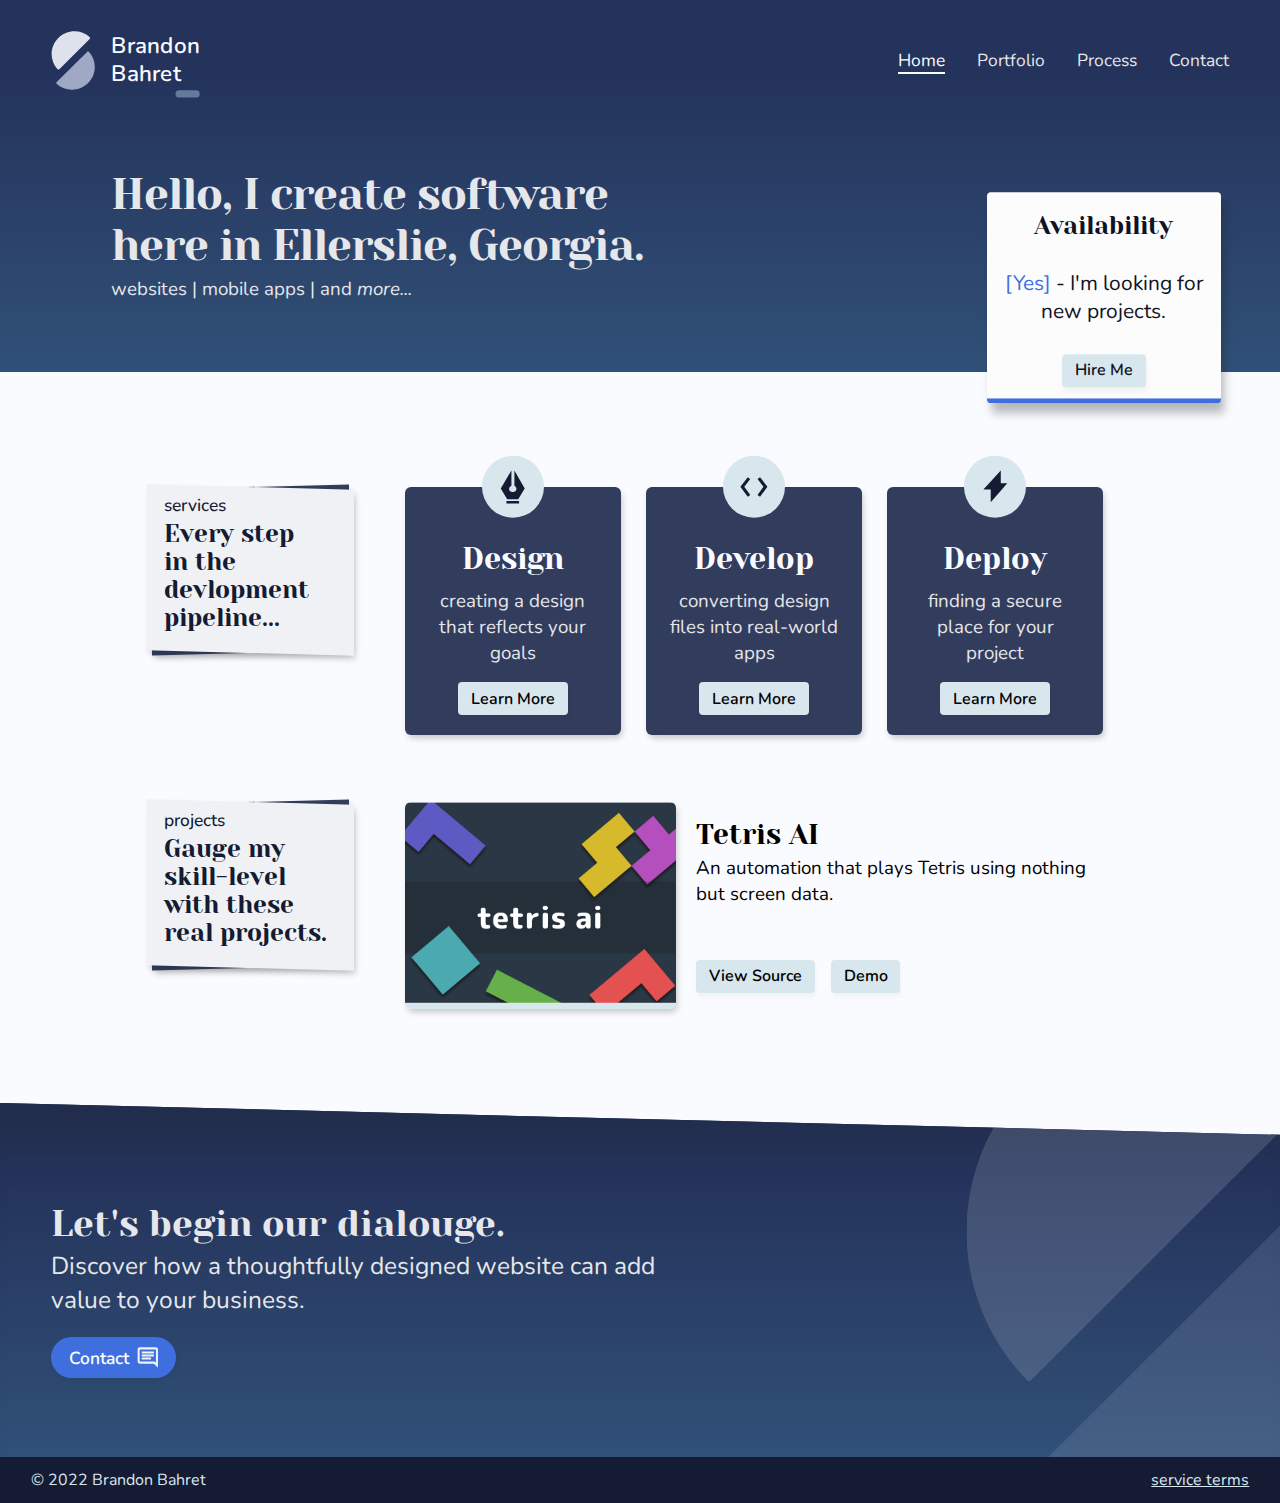
<file: index.html>
<!DOCTYPE html>
<html lang="en" data-js-enabled="false">
<head>
    <meta charset="UTF-8">
    <meta http-equiv="X-UA-Compatible" content="IE=edge">
    <meta name="viewport" content="width=device-width, initial-scale=1.0">
    <link rel="icon" type="image/x-icon" href="./assets/images/favicon.svg">

    <title>portfolio</title>
    <link rel="stylesheet" href="./css/main.css">
    <script src="./scripts/css-helpers.js" defer></script>
</head>
<body>
    <a class="content-skip" href="#main">skip to main content</a>
    
    <header class="heading-primary">
        <img class="logo-mark" src="./assets/images/logo.svg" alt="">
        <div class="logo-wordmark">
            <p>Brandon</p>
            <p>Bahret</p>
        </div>
        <img class="logo-anchor" src="./assets/images/logo-anchor.svg" alt="">

        <button class="menu-toggle" aria-controls="primary-navigation" aria-expanded="false"><span class="sr-only">menu</span></button>
        <nav data-visible="false" data-animate="false" class="primary-navigation">
            <ul>
                <li><a aria-selected="true" href="index.html">Home</a></li>
                <li><a aria-selected="false" href="#portfolio">Portfolio</a></li>
                <li><a aria-selected="false" href="process.html">Process</a></li>
                <li><a aria-selected="false" href="contact.html">Contact</a></li>
            </ul>
        </nav>

        <div class="header__desc">
            <h1 class="header__title">Hello, I create software here in <address>Ellerslie, Georgia.</address></h1>
            <p>websites | mobile apps | and <em>more...</em></p>
        </div>
        
        <div class="heading-badge">
            <h3 class="heading-badge__title">Availability</h3>
            <p><em>[Yes]</em> - I'm looking for new projects.</p>
            <a class="btn-flat" href="contact.html">hire me</a>
        </div>
    </header>

    <main id="main" class="main-content">
        <div class="container main-grid">
            <!-- === services ===  -->
            <div class="side-heading">
                <h3 class="side-heading__title">services</h3>
                <p>Every step <span class="wrap-avoid">in the</span> devlopment pipeline...</p>
            </div>

            <section class="services">
                <a class="service-card phone-only" href="process.html">
                    <div class="service__icon"><img src="./assets/images/bolt.svg" alt=""></div>
                    <div class="service__desc">
                        <h3 class="service__title">process</h3>
                        <p>learn about my development process in this article</p>
                    </div>
                </a>

                <div class="service-card tablet-and-up">
                    <div class="service__icon"><img src="./assets/images/pen.svg" alt=""></div>
                    <div class="service__desc">
                        <h3 class="service__title">design</h3>
                        <p>creating a design that reflects your goals</p>
                    </div>
                    <a class="btn-flat" href="process.html#design">learn more</a>
                </div>
                
                <div class="service-card tablet-and-up">
                    <div class="service__icon"><img src="./assets/images/code.svg" alt=""></div>
                    <div class="service__desc">
                        <h3 class="service__title">develop</h3>
                        <p>converting design files into real-world apps</p>
                    </div>
                    <a class="btn-flat" href="process.html#develop">learn more</a>
                </div>
                
                <div class="service-card tablet-and-up">
                    <div class="service__icon"><img src="./assets/images/bolt.svg" alt=""></div>
                    <div class="service__desc">
                        <h3 class="service__title">deploy</h3>
                        <p>finding a secure place for your project</p>
                    </div>
                    <a class="btn-flat" href="process.html#deploy">learn more</a>
                </div>
            </section>
            <!-- / === services ===  -->


            <!-- === projects ===  -->
            <div class="side-heading">
                <h3 class="side-heading__title">projects</h3>
                <p>Gauge my <span class="wrap-avoid">skill-level</span> with these real projects.</p>
            </div>

            <section id="portfolio" class="projects col">
                <div class="project-card">
                    <img class="project__img" src="./assets/images/project-tetris.png" alt="">
                    <div class="project__desc">
                        <h2>Tetris AI</h2>
                        <p>
                            An automation that plays Tetris using nothing but
                            screen data.
                        </p>
                    </div>
                    <span class="project__actions row">
                        <a class="btn-flat" href="https://github.com/BrandonBahret/tetris_ai" target="_blank">view source</a>
                        <a class="btn-flat" href="https://www.youtube.com/watch?v=-Bys0PalZb8" target="_blank">demo</a>
                    </span>
                </div>

                <!-- <div class="project-card">
                    <img class="project__img" src="./assets/images/project-placeholder.png" alt="">
                    <div class="project__desc">
                        <h2>Project Name</h2>
                        <p>Lorem ipsum dolor sit amet consectetur, adipisicing elit. Et, eaque!</p>
                    </div>
                    <span class="project__actions row">
                        <a class="btn-flat" href="#">view source</a>
                        <a class="btn-flat" href="#">demo</a>
                    </span>
                </div>

                <div class="project-card">
                    <img class="project__img" src="./assets/images/project-placeholder.png" alt="">
                    <div class="project__desc">
                        <h2>Project Name</h2>
                        <p>Lorem ipsum dolor sit amet consectetur, adipisicing elit. Et, eaque!</p>
                    </div>
                    <span class="project__actions row">
                        <a class="btn-flat" href="#">view source</a>
                        <a class="btn-flat" href="#">demo</a>
                    </span>
                </div> -->

            </section>
            <!-- / === projects ===  -->
        </div>
    </main>
    
    <footer>
        <div class="footer">
            <div class="footer__desc">
                <h2 class="footer_title">Let's begin our dialouge.</h2>
                <p>Discover how a thoughtfully designed website can add value to your business.</p>
            </div>
            <a class="footer__cta btn-pill" href="contact.html">Contact <img src="./assets/images/dialog.svg" alt=""></a>
            <div class="watermark"><img src="./assets/images/logo-watermark.svg" alt="" draggable="false"></div>
        </div>

        <div class="subfooter">
            <p>© 2022 Brandon Bahret</p>
            <span class="subfooter__links">
                <a href="terms.html">service terms</a>
            </span>
        </div>
    </footer>
</body>
</html>
</file>
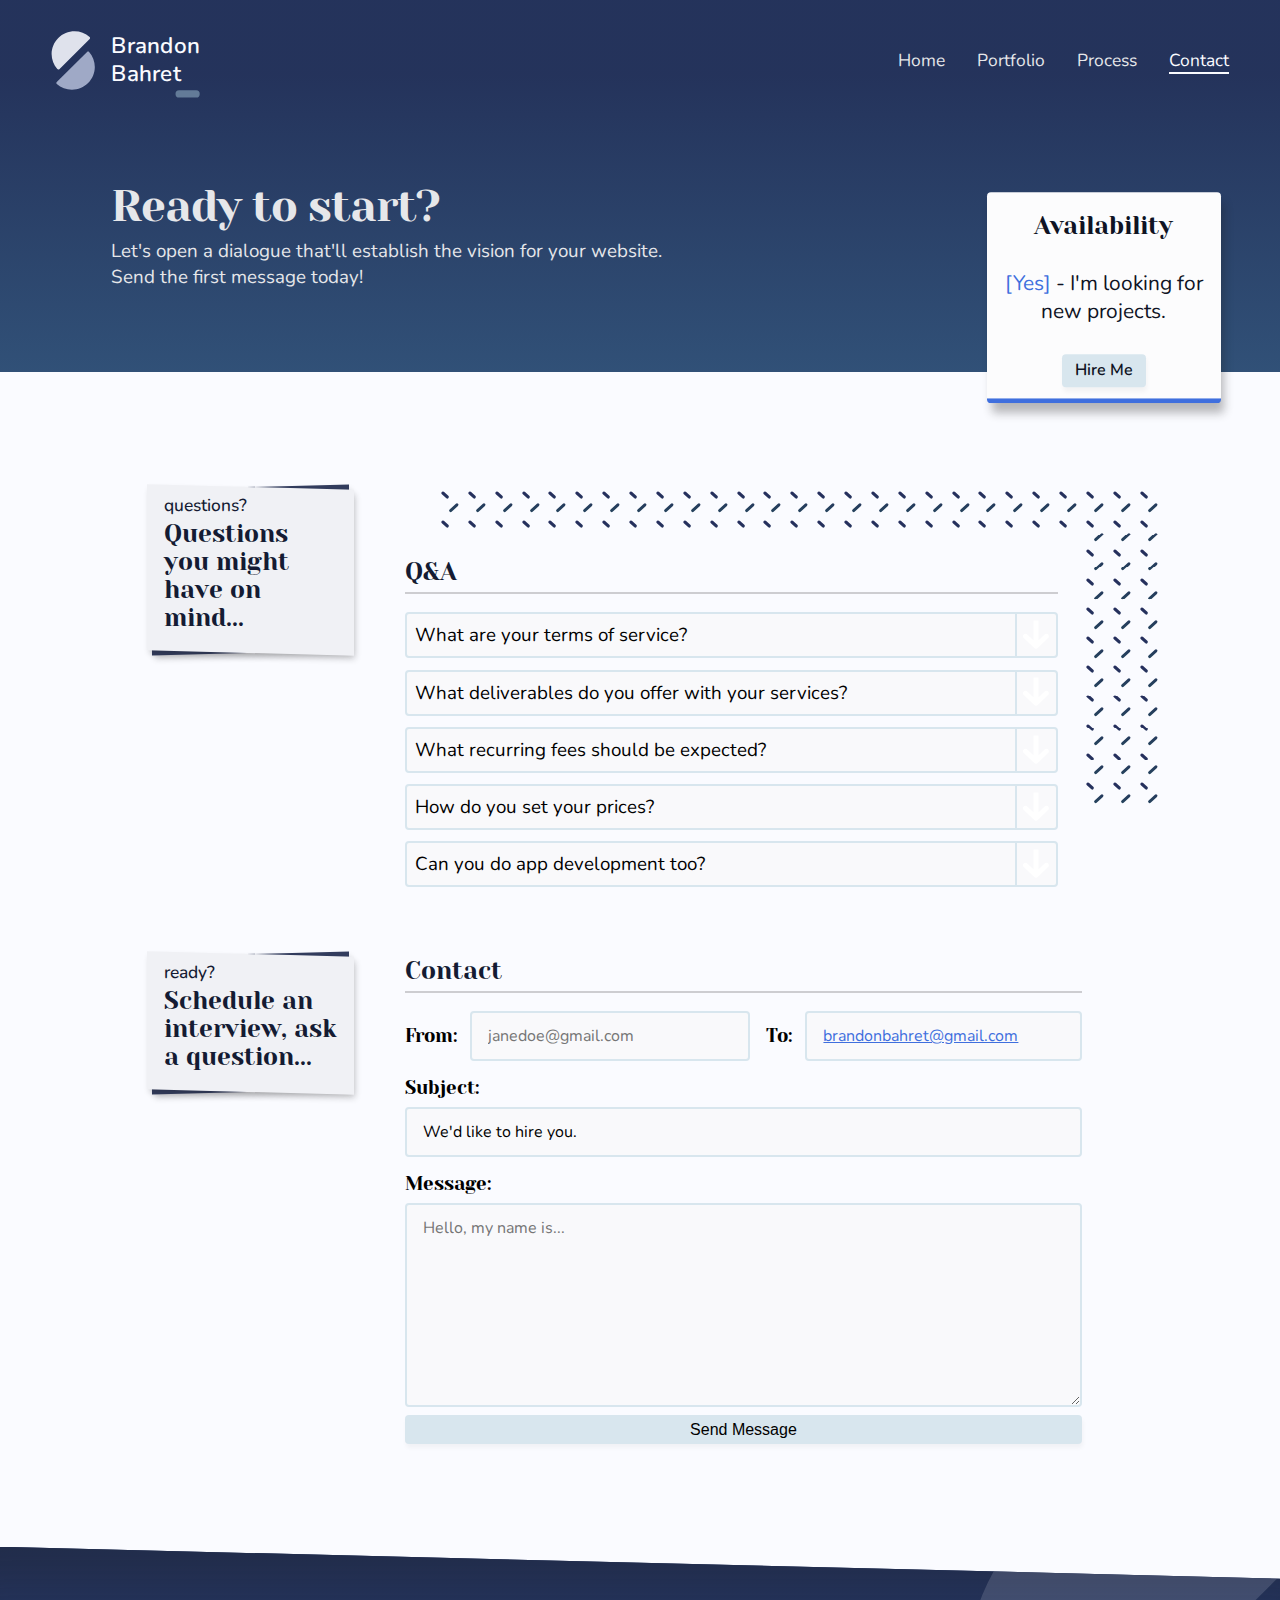
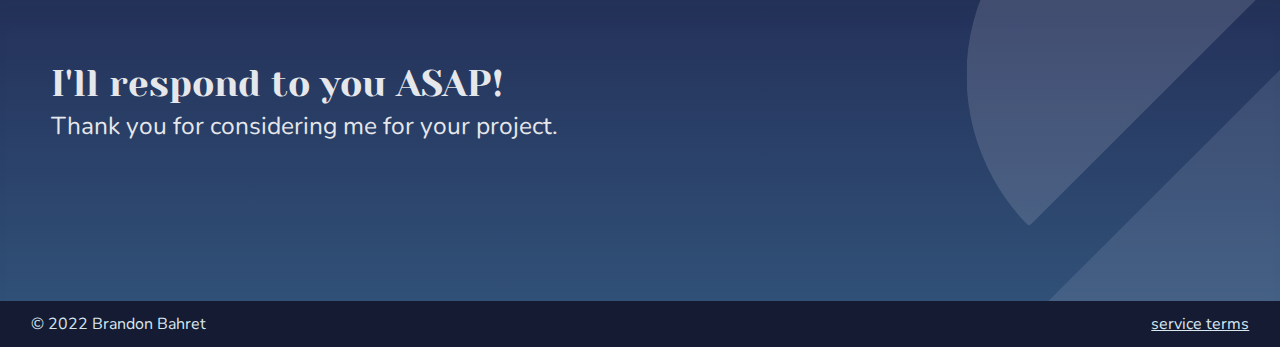
<file: contact.html>
<!DOCTYPE html>
<html lang="en" data-js-enabled="false">
<head>
    <meta charset="UTF-8">
    <meta http-equiv="X-UA-Compatible" content="IE=edge">
    <meta name="viewport" content="width=device-width, initial-scale=1.0">
    <link rel="icon" type="image/x-icon" href="./assets/images/favicon.svg">
    
    <title>contact</title>
    <link rel="stylesheet" href="./css/main.css">
    <script src="./scripts/css-helpers.js" defer></script>
    <script src="./scripts/accordion.js" defer></script>
    <script src="./scripts/contact-form.js" defer></script>
</head>
<body>
    <a class="content-skip" href="#main">skip to main content</a>

    <header class="heading-primary">
        <img class="logo-mark" src="./assets/images/logo.svg" alt="">
        <div class="logo-wordmark">
            <p>Brandon</p>
            <p>Bahret</p>
        </div>
        <img class="logo-anchor" src="./assets/images/logo-anchor.svg" alt="">

        <button class="menu-toggle" aria-controls="primary-navigation" aria-expanded="false"><span class="sr-only">menu</span></button>
        <nav data-visible="false" data-animate="false" class="primary-navigation">
            <ul>
                <li><a aria-selected="false" href="index.html">Home</a></li>
                <li><a aria-selected="false" href="index.html#portfolio">Portfolio</a></li>
                <li><a aria-selected="false" href="process.html">Process</a></li>
                <li><a aria-selected="true" href="contact.html#form">Contact</a></li>
            </ul>
        </nav>

        <div class="header__desc">
            <h1 class="header__title">Ready to start?</h1>
            <p>Let's open a dialogue that'll establish the vision for your website. Send the first message today!</p>
        </div>
        
        <div class="heading-badge">
            <h3 class="heading-badge__title">Availability</h3>
            <p><em>[Yes]</em> - I'm looking for new projects.</p>
            <a class="btn-flat" href="contact.html#form">hire me</a>
        </div>
    </header>

    <main id="main" class="main-content">
        <div class="container main-grid">
            <div class="side-heading">
                <h3 class="side-heading__title">questions?</h3>
                <p>Questions you might have on mind...</p>
            </div>
    
            <section class="col qna" style="--col-gap: 0;">
                <h2 class="section-heading"><span class="section__title uppercase">Q&A</span></h2>
                
                <div class="accordion">
                    <div aria-expanded="false" class="accordion-item">
                        <div class="ai-hint" role="button"><p>What are your terms of service?</p></div>
                        <div class="ai-reveal"><p>The terms that will apply to our project are found <a href="terms.html">here</a>.</p></div>
                    </div>
    
                    <div aria-expanded="false" class="accordion-item">
                        <div class="ai-hint" role="button"><p>What deliverables do you offer with your services?</p></div>
                        <div class="ai-reveal">
                            <ul class="indent" style="--indent: 2rem;">
                                <li>Instructions for managing the project's content</li>
                                <li>Project deployment & setup</li>
                                <li>Project source files and media assets</li>
                                <li>Project design files</li>
                            </ul>
                        </div>
                    </div>
    
                    <div aria-expanded="false" class="accordion-item">
                        <div class="ai-hint" role="button"><p>What recurring fees should be expected?</p></div>
                        <div class="ai-reveal">
                            <div class="article-segment">
                                <p>Web design and development services require a one-time fee; however, every website requires a recurring variable budget for things like hosting, domain registration, security certificates.</p>
    
                                <p>These annual fees are not determined by me, and instead determined by the selected vendors. As such, estimates are a case-by-case basis.</p>
    
                                <p>Expect annual fees to be <em>at least $100/year</em>.</p>
                            </div>
                        </div>
                    </div>
    
                    <div aria-expanded="false" class="accordion-item">
                        <div class="ai-hint" role="button"><p>How do you set your prices?</p></div>
                        <div class="ai-reveal">
                            <div class="article-segment">
                                <p>Per project; never per hour. Hourly jobs leave everyone stressed. You wouldn't want to pay more for a project because it's taking longer than anticipated, so don't! You're paying for software, not the development time that goes into it.</p>
                                
                                <p><em>most projects: $200</em> - contact me for an estimate.</p>
                            </div>
                        </div>
                    </div>

                    <div aria-expanded="false" class="accordion-item">
                        <div class="ai-hint" role="button"><p>Can you do app development too?</p></div>
                        <div class="ai-reveal">
                            <div class="article-segment">
                                <p>Yes; however, I can't build applications for Apple devices. Apple forces developers to buy their computers (which I cannot afford) to make software for their devices.</p>
                            </div>
                        </div>
                    </div>
                </div>
            </section>
    
            <div class="side-heading">
                <h3 class="side-heading__title">ready?</h3>
                <p>Schedule an interview, ask a question...</p>
            </div>
    
            <section id="form" class="article-segment-group">
                <h2 class="section-heading"><span class="section__title">Contact</span></h2>
    
                <form id="contact-form" class="col form article-segment-group" action="https://formsubmit.co/e4d8df7b53ce4a01435235ea85ab18c0" method="POST">
                    <input type="hidden" name="_subject" value="Web Development Inquiry">
                    <input type="hidden" name="_captcha" value="false">
                    <input type="hidden" name="_next" value="https://rad-moxie-7683e2.netlify.app/thankyou.html">
                    <input type="hidden" name="_template" value="box">
                    <input type="text" name="_honey" style="display:none">
    
                    <div class="responsive-row">
                        <div class="form-group inline-label">
                            <label for="email">From: </label>
                            <input type="email" id="email" name="email" autocomplete="on" placeholder="janedoe@gmail.com">
                        </div>
                        <div class="form-group inline-label">
                            <label>To: </label>
                            <div class="pseudo-form-element"><a href="mailto:brandonbahret@gmail.com" target="_blank">brandonbahret@gmail.com</a></div>
                        </div>
                    </div>
    
                    <div class="form-group">
                        <label for="_subject">Subject:</label>
                        <input type="input" name="_subject" value="We'd like to hire you." placeholder="We would like...">
                    </div>
    
                    <div class="form-group">
                        <label for="message">Message:</label>
                        <textarea type="text" id="message" name="message" placeholder="Hello, my name is..." rows="8"></textarea>
                        <button class="btn-flat" type="submit">send message</button>
                    </div>
                </form>
            </section>
            
        </div>
    </main>

    <footer>
        <div class="footer">
            <div class="footer__desc">
                <h2 class="footer_title">I'll respond to you ASAP!</h2>
                <p>Thank you for considering me for your project.</p>
            </div>
            
            <div class="watermark"><img src="./assets/images/logo-watermark.svg" alt="" draggable="false"></div>
        </div>
        <div class="subfooter">
            <p>© 2022 Brandon Bahret</p>
            <span class="subfooter__links">
                <a href="terms.html">service terms</a>
            </span>
        </div>
    </footer>
</body>
</html>
</file>
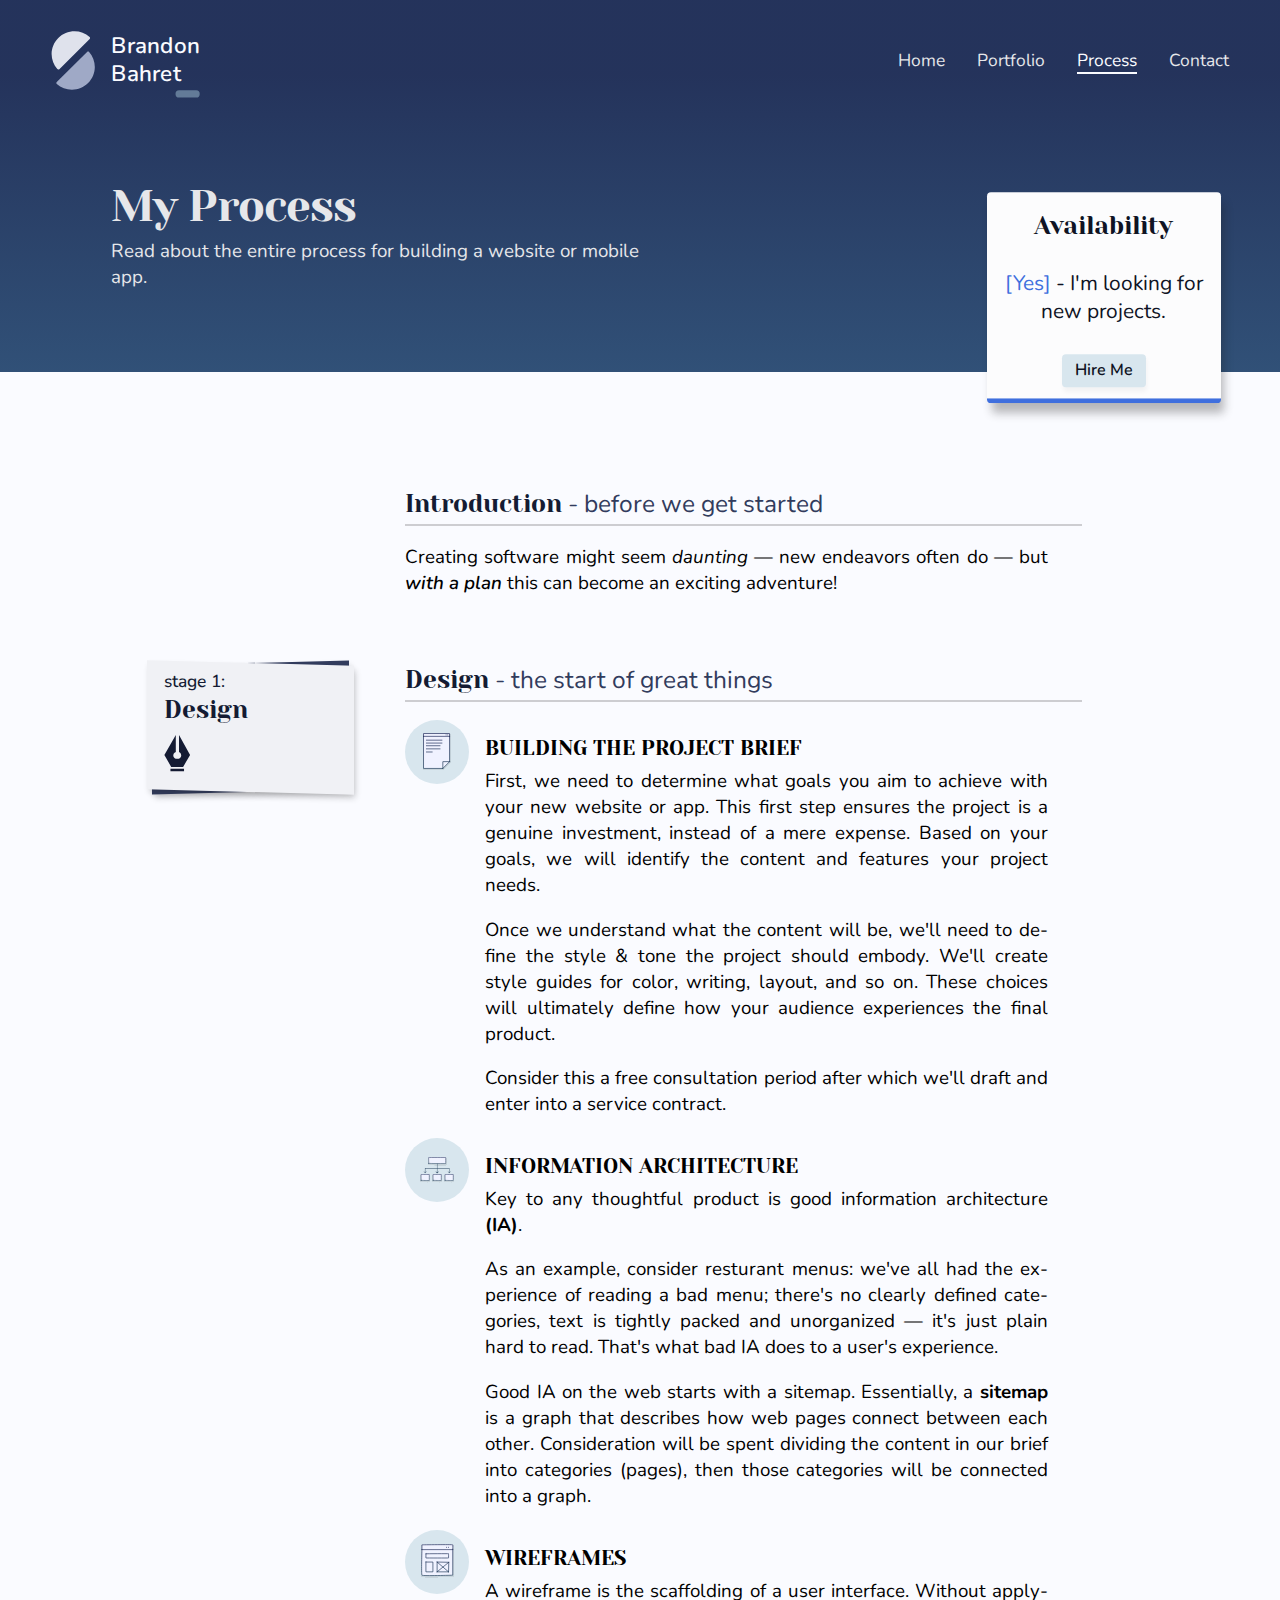
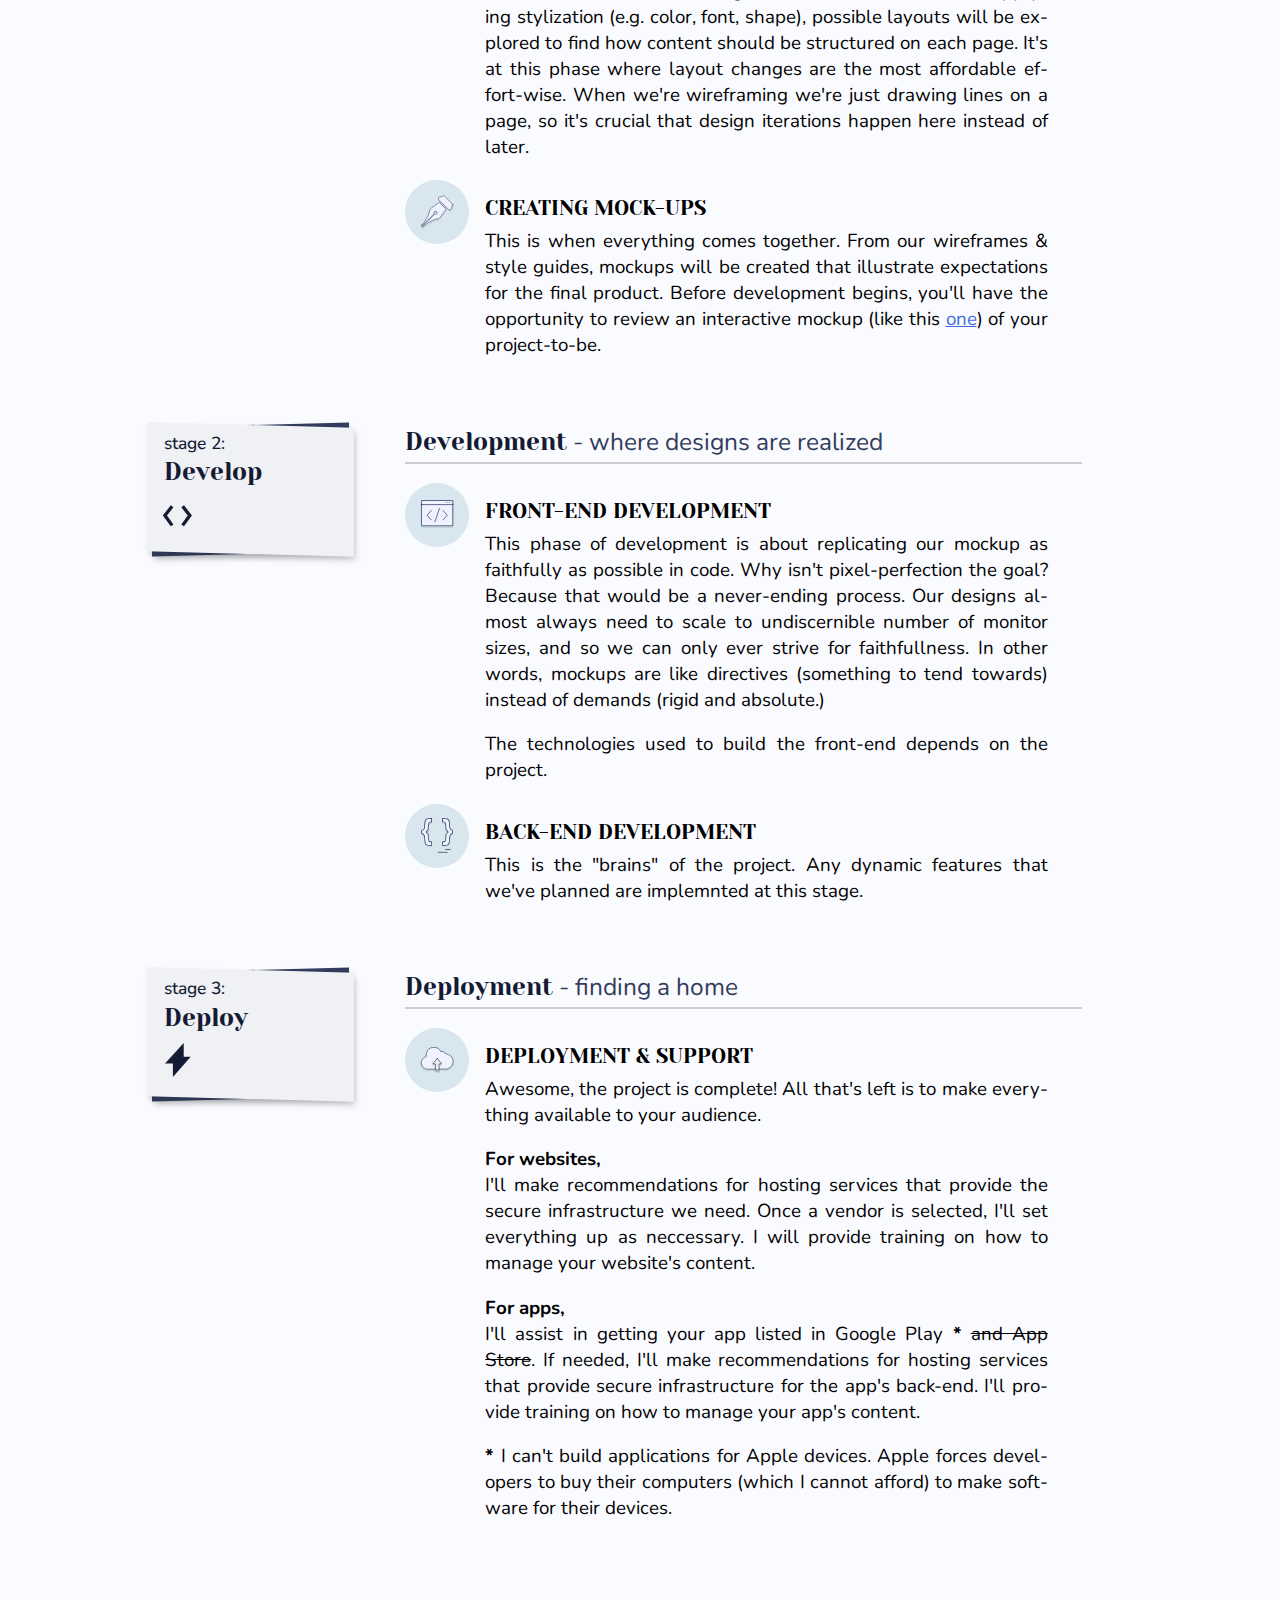
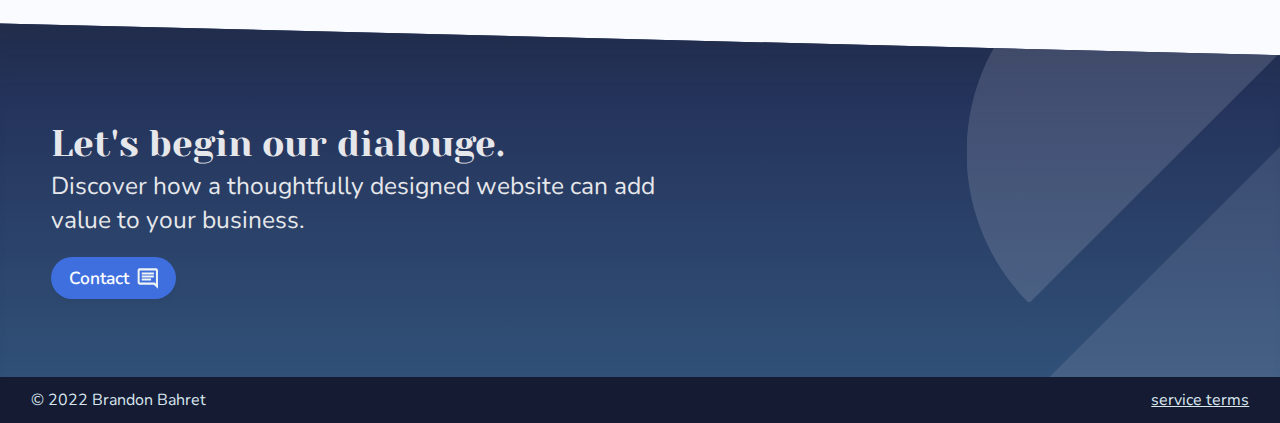
<file: process.html>
<!DOCTYPE html>
<html lang="en" data-js-enabled="false">
<head>
    <meta charset="UTF-8">
    <meta http-equiv="X-UA-Compatible" content="IE=edge">
    <meta name="viewport" content="width=device-width, initial-scale=1.0">
    <link rel="icon" type="image/x-icon" href="./assets/images/favicon.svg">

    <title>process</title>
    <link rel="stylesheet" href="./css/main.css">
    <script src="./scripts/css-helpers.js" defer></script>
</head>
<body>
    <a class="content-skip" href="#main">skip to main content</a>

    <header class="heading-primary">
        <img class="logo-mark" src="./assets/images/logo.svg" alt="">
        <div class="logo-wordmark">
            <p>Brandon</p>
            <p>Bahret</p>
        </div>
        <img class="logo-anchor" src="./assets/images/logo-anchor.svg" alt="">

        <button class="menu-toggle" aria-controls="primary-navigation" aria-expanded="false"><span class="sr-only">menu</span></button>
        <nav data-visible="false" data-animate="false" class="primary-navigation">
            <ul>
                <li><a aria-selected="false" href="index.html">Home</a></li>
                <li><a aria-selected="false" href="index.html#portfolio">Portfolio</a></li>
                <li><a aria-selected="true" href="process.html">Process</a></li>
                <li><a aria-selected="false" href="contact.html">Contact</a></li>
            </ul>
        </nav>

        <div class="header__desc">
            <h1 class="header__title">My Process</h1>
            <p>Read about the entire process for building a website or mobile app.</p>
        </div>
        
        <div class="heading-badge">
            <h3 class="heading-badge__title">Availability</h3>
            <p><em>[Yes]</em> - I'm looking for new projects.</p>
            <a class="btn-flat" href="contact.html">hire me</a>
        </div>
    </header>

    <main id="main" class="main-content">
        <div class="container main-grid">
            <section class="introduction article-segment-group">
                <h2 class="section-heading" tabindex="0">
                    <span class="section__title">Introduction</span> - Before we get started
                </h2>
                <p class="article-segment">
                    Creating software might seem <i>daunting</i> — new endeavors often do — but <em>with a plan</em> this can become an exciting adventure!
                </p>
            </section>
    
            <!-- === stage 1 ===  -->
            <div class="side-heading">
                <h3 class="side-heading__title">stage 1:</h3>
                <p>Design</p>
                <img src="./assets/images/pen.svg" alt="">
            </div>
    
            <section class="col article-segment-group" id="design" style="--section-heading-gap: 2.15rem">
                <h2 class="section-heading" tabindex="0">
                    <span class="section__title">Design</span> - The start of great things
                </h2>
    
                <div class="article-segment row">
                    <div class="section-icon tablet-and-up"><img src="./assets/images/brief.svg" alt=""></div>
    
                    <div class="col">
                        <h3 class="smallcaps">building the project brief</h3>
                        <p>First, we need to determine what goals you aim to achieve with your new website or app. This first step ensures the project is a genuine investment, instead of a mere expense. Based on your goals, we will identify the content and features your project needs.</p>

                        <p>Once we understand what the content will be, we'll need to define the style & tone the project should embody. We'll create style guides for color, writing, layout, and so on. These choices will ultimately define how your audience experiences the final product.</p>

                        <p>Consider this a free consultation period after which we'll draft and enter into a service contract.</p>
                    </div>
                </div>
    
                <div class="article-segment row">
                    <div class="section-icon tablet-and-up"><img src="./assets/images/sitemap.svg" alt=""></div>
    
                    <div class="col">
                        <h3 class="smallcaps">information architecture</h3>
                        <p>Key to any thoughtful product is good information architecture <strong>(IA)</strong>.</p>
                        
                        <p>As an example, consider resturant menus: we've all had the experience of reading a bad menu; there's no clearly defined categories, text is tightly packed and unorganized — it's just plain hard to read. That's what bad IA does to a user's experience.</p>

                        <p>Good IA on the web starts with a sitemap. Essentially, a <strong>sitemap</strong> is a graph that describes how web pages connect between each other. Consideration will be spent dividing the content in our brief into categories (pages), then those categories will be connected into a graph.</p>
                    </div>
                </div>

                <div class="article-segment row">
                    <div class="section-icon tablet-and-up"><img src="./assets/images/wireframe.svg" alt=""></div>
    
                    <div class="col">
                        <h3 class="smallcaps">wireframes</h3>
                        <p>A wireframe is the scaffolding of a user interface. Without applying stylization (e.g. color, font, shape), possible layouts will be explored to find how content should be structured on each page. It's at this phase where layout changes are the most affordable effort-wise. When we're wireframing we're just drawing lines on a page, so it's crucial that design iterations happen here instead of later.</p>
                    </div>
                </div>
    
                <div class="article-segment row">
                    <div class="section-icon tablet-and-up"><img src="./assets/images/mockup-pen.svg" alt=""></div>
                    <div class="col">
                        <h3 class="smallcaps">creating mock-ups</h3>
                        <p>This is when everything comes together. From our wireframes & style guides, mockups will be created that illustrate expectations for the final product. Before development begins, you'll have the opportunity to review an interactive mockup (like this <a href="https://www.figma.com/proto/a6qLSBPLLjBODj7wFmchoT/Color-Palette?page-id=15%3A9&node-id=24%3A185&viewport=462%2C171%2C0.45&scaling=scale-down&starting-point-node-id=24%3A185" target="_blank">one</a>) of your project-to-be.</p>
                    </div>
                </div>
            </section>
            <!-- / === stage 1 ===  -->
    
            <!-- === stage 2 ===  -->
            <div class="side-heading">
                <h3 class="side-heading__title">stage 2:</h3>
                <p>Develop</p>
                <img src="./assets/images/code.svg" alt="">
            </div>
    
            <section class="col article-segment-group" id="develop" style="--section-heading-gap: 2.15rem">
                <h2 class="section-heading" tabindex="0">
                    <span class="section__title">Development</span> - Where designs are realized
                </h2>
    
                <div class="article-segment row">
                    <div class="section-icon tablet-and-up"><img src="./assets/images/front-end.svg" alt=""></div>
                    <div class="col">
                        <h3 class="smallcaps">front-end development</h3>
                        <p>This phase of development is about replicating our mockup as faithfully as possible in code. Why isn't pixel-perfection the goal? Because that would be a never-ending process. Our designs almost always need to scale to undiscernible number of monitor sizes, and so we can only ever strive for faithfullness. In other words, mockups are like directives (something to tend towards) instead of demands (rigid and absolute.)</p>

                        <p>The technologies used to build the front-end depends on the project.</p>
                    </div>
                </div>
                <div class="article-segment row">
                    <div class="section-icon tablet-and-up"><img src="./assets/images/back-end.svg" alt=""></div>
                    <div class="col">
                        <h3 class="smallcaps">back-end development</h3>
                        <p>This is the "brains" of the project. Any dynamic features that we've planned are implemnted at this stage.</p>
                    </div>
                </div>
            </section>
            <!-- / === stage 2 ===  -->
    
            <!-- === stage 3 ===  -->
            <div class="side-heading">
                <h3 class="side-heading__title">stage 3:</h3>
                <p>Deploy</p>
                <img src="./assets/images/bolt.svg" alt="">
            </div>
    
            <section class="col article-segment-group" id="deploy" style="--section-heading-gap: 2.15rem">
                <h2 class="section-heading" tabindex="0">
                    <span class="section__title">Deployment</span> - Finding a home
                </h2>
    
                <div class="article-segment row">
                    <div class="section-icon tablet-and-up"><img src="./assets/images/upload.svg" alt=""></div>
                    <div class="col">
                        <h3 class="smallcaps">deployment & support</h3>
                        <p>Awesome, the project is complete! All that's left is to make everything available to your audience.</p>
                        
                        <p><strong>For websites,</strong><br>I'll make recommendations for hosting services that provide the secure infrastructure we need. Once a vendor is selected, I'll set everything up as neccessary. I will provide training on how to manage your website's content.</p>

                        <p><strong>For apps,</strong><br>I'll assist in getting your app listed in Google Play <strong>*</strong> <s>and App Store</s>. If needed, I'll make recommendations for hosting services that provide secure infrastructure for the app's back-end. I'll provide training on how to manage your app's content.</p>

                        <p><strong>*</strong> I can't build applications for Apple devices. Apple forces developers to buy their computers (which I cannot afford) to make software for their devices.</p>
                    </div>
                </div>
            </section>
            <!-- / === stage 3 ===  -->
    
            <!-- === project ===  -->
            <!-- <div class="side-heading">
                <h3 class="side-heading__title">plans in action</h3>
                <p>Check this project to see my process in action!</p>
            </div>
    
            <section>
                <div class="project-card">
                    <img class="project__img" src="./assets/images/project-tetris.png" alt="">
                    <div class="project__desc">
                        <h2>Tetris AI</h2>
                        <p>
                            An automation that plays Tetris using nothing but
                            screen data built with Python, OpenCV, and NumbaJit.
                        </p>
                    </div>
                    <span class="project__actions row">
                        <a class="btn-flat" href="https://github.com/BrandonBahret/tetris_ai" target="_blank">view source</a>
                        <a class="btn-flat" href="https://www.youtube.com/watch?v=-Bys0PalZb8" target="_blank">demo</a>
                    </span>
                </div>
            </section> -->
            <!-- / === project ===  -->
        </div>
    </main>

    <footer>
        <div class="footer">
            <div class="footer__desc">
                <h2 class="footer_title">Let's begin our dialouge.</h2>
                <p>Discover how a thoughtfully designed website can add value to your business.</p>
            </div>
            <a class="footer__cta btn-pill" href="contact.html">Contact <img src="./assets/images/dialog.svg" alt=""></a>
            <div class="watermark"><img src="./assets/images/logo-watermark.svg" alt="" draggable="false"></div>
        </div>

        <div class="subfooter">
            <p>© 2022 Brandon Bahret</p>
            <span class="subfooter__links">
                <a href="terms.html">service terms</a>
            </span>
        </div>
    </footer>
</body>
</html>
</file>
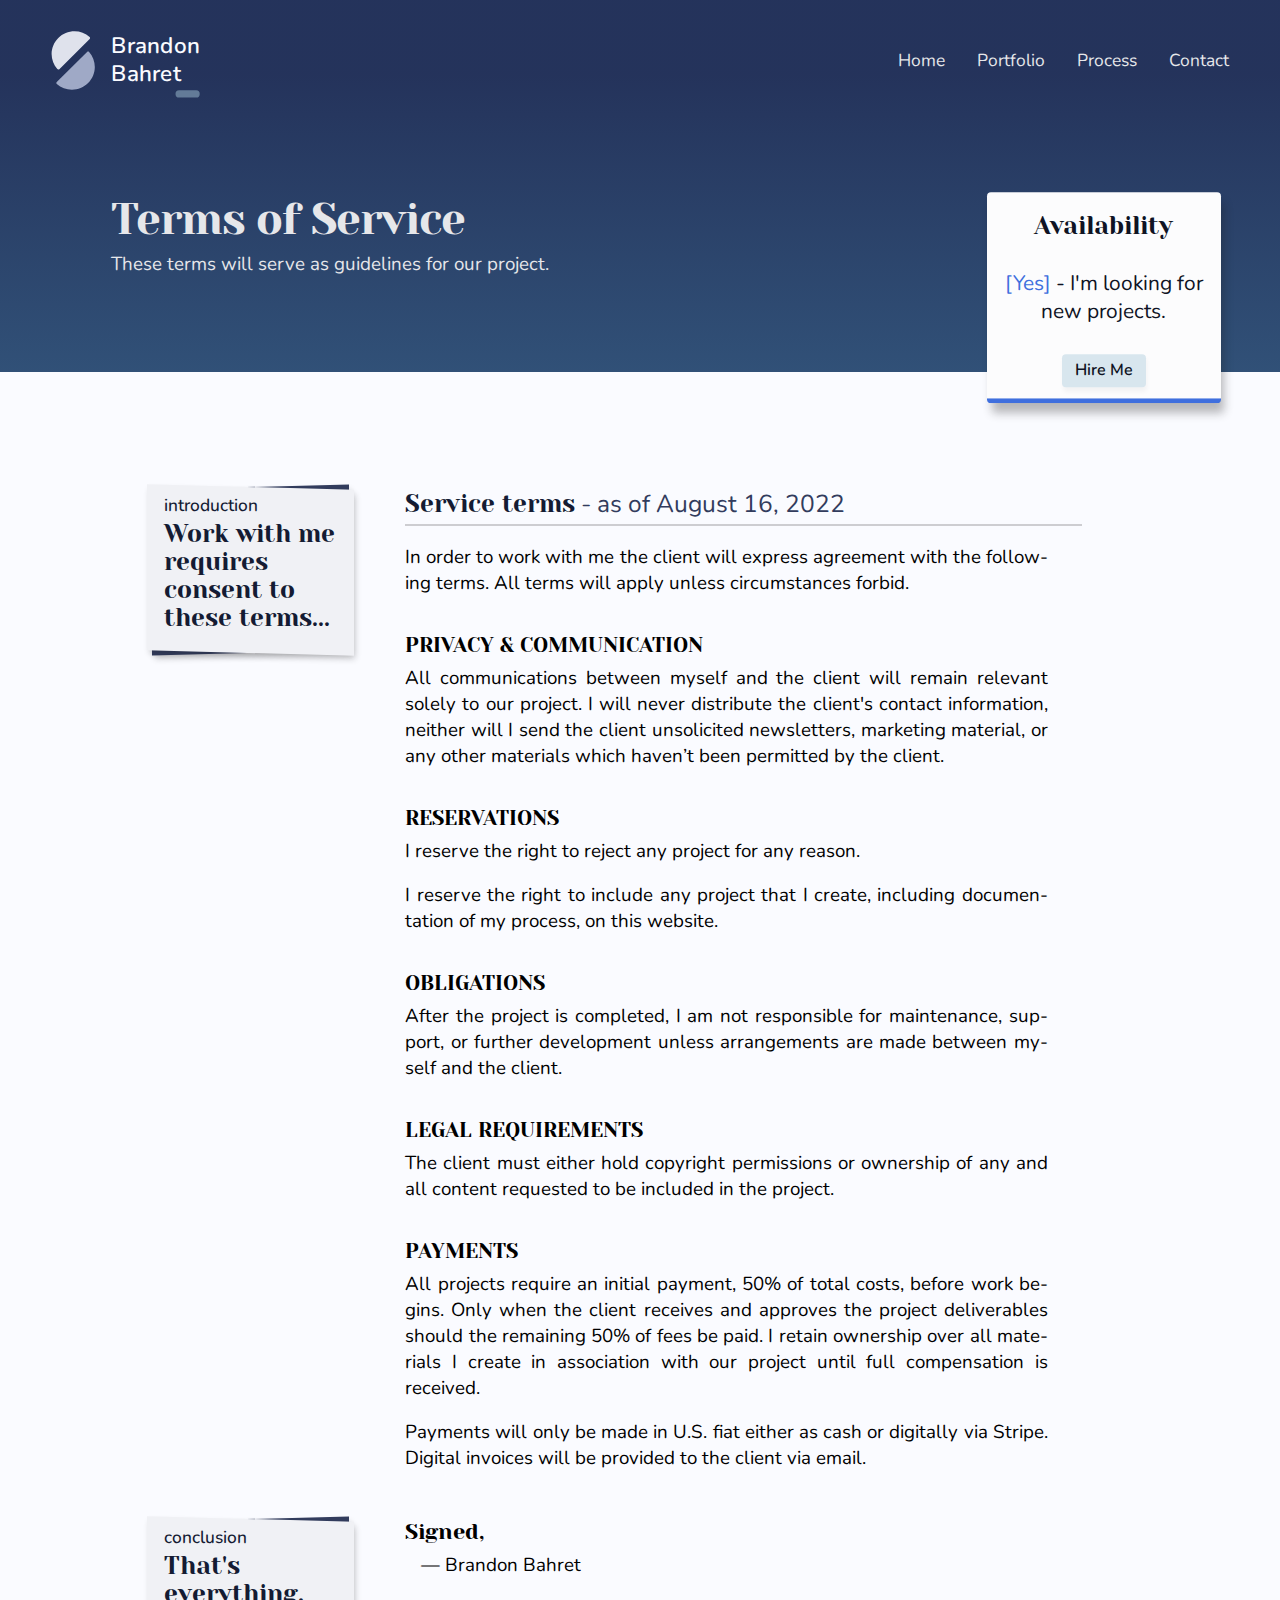
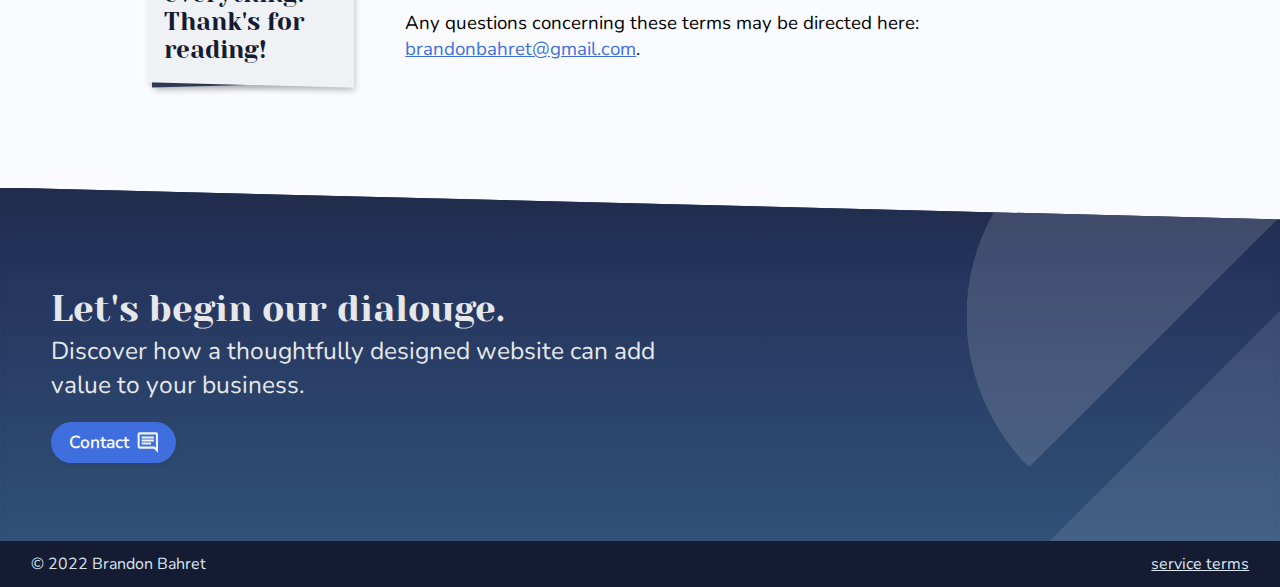
<file: terms.html>
<!DOCTYPE html>
<html lang="en" data-js-enabled="false">
    <head>
        <meta charset="UTF-8">
        <meta http-equiv="X-UA-Compatible" content="IE=edge">
        <meta name="viewport" content="width=device-width, initial-scale=1.0">
        <link rel="icon" type="image/x-icon" href="./assets/images/favicon.svg">

        <title>terms</title>
        <link rel="stylesheet" href="./css/main.css">
        <script src="./scripts/css-helpers.js" defer></script>
    </head>
    <body>
        <a class="content-skip" href="#main">skip to main content</a>

        <header class="heading-primary">
            <img class="logo-mark" src="./assets/images/logo.svg" alt="">
            <div class="logo-wordmark">
                <p>Brandon</p>
                <p>Bahret</p>
            </div>
            <img class="logo-anchor" src="./assets/images/logo-anchor.svg" alt="">

            <button class="menu-toggle" aria-controls="primary-navigation" aria-expanded="false"><span class="sr-only">menu</span></button>
            <nav data-visible="false" data-animate="false" class="primary-navigation">
                <ul>
                    <li><a aria-selected="false" href="index.html">Home</a></li>
                    <li><a aria-selected="false" href="index.html#portfolio">Portfolio</a></li>
                    <li><a aria-selected="false" href="process.html">Process</a></li>
                    <li><a aria-selected="false" href="contact.html">Contact</a></li>
                </ul>
            </nav>

            <div class="header__desc">
                <h1 class="header__title">Terms of Service</h1>
                <p>These terms will serve as guidelines for our project.</p>
            </div>
            
            <div class="heading-badge">
                <h3 class="heading-badge__title">Availability</h3>
                <p><em>[Yes]</em> - I'm looking for new projects.</p>
                <a class="btn-flat" href="contact.html">hire me</a>
            </div>
        </header>

        <main id="main" class="main-content">
            <div class="container main-grid" style="--row-gap: 3rem;">
                <div class="side-heading">
                    <h3 class="side-heading__title">introduction</h3>
                    <p>Work with me requires consent to these terms...</p>
                </div>
    
                <section class="article-segment-group">
                    <h2 class="section-heading">
                        <span class="section__title">Service Terms</span> - as of <span class="capitalize">August 16, 2022</span>
                    </h2>
                    <div class="article-segment">
                        <p>In order to work with me the client will express agreement with the following terms. All terms will apply unless circumstances forbid.</p>
                    </div>
    
                    <div class="article-segment">
                        <h3 class="smallcaps">privacy & communication</h3>
                        <p>All communications between myself and the client will remain relevant solely to our project. I will never distribute the client's contact information, neither will I send the client unsolicited newsletters, marketing material, or any other materials which haven’t been permitted by the client.</p>
                    </div>
    
                    <div class="article-segment">
                        <h3 class="smallcaps">reservations</h3>
                        <p>I reserve the right to reject any project for any reason.</p>
                        
                        <p>I reserve the right to include any project that I create, including documentation of my process, on this website.</p> 
                    </div>
                    
                    <div class="article-segment">
                        <h3 class="smallcaps">obligations</h3>
                        <p>After the project is completed, I am not responsible for maintenance, support, or further development unless arrangements are made between myself and the client.</p>
                    </div>
    
                    <div class="article-segment">
                        <h3 class="smallcaps">legal requirements</h3>
                        <p>The client must either hold copyright permissions or ownership of any and all content requested to be included in the project.</p>
                    </div>
    
                    <div class="article-segment">
                        <h3 class="smallcaps">payments</h3>
                        <p>All projects require an initial payment, 50% of total costs, before work begins. Only when the client receives and approves the project deliverables should the remaining 50% of fees be paid. I retain ownership over all materials I create in association with our project until full compensation is received.</p>
                            
                        <p>Payments will only be made in U.S. fiat either as cash or digitally via Stripe. Digital invoices will be provided to the client via email.</p>
                    </div>
                </section>
    
                <div class="side-heading">
                    <h3 class="side-heading__title">conclusion</h3>
                    <p>That's everything. Thank's for reading!</p>
                </div>
    
                <section class="col article-segment-group" style="--segment-paragraph-gap: 1rem; --segment-gap: 2rem;">
                    <div class="article-segment">
                        <h3>Signed,</h3>
                        <p class="indent" style="--indent: 1rem;">— Brandon Bahret</p>
                    </div>
                    <div class="article-segment">
                        <p class="text-align-left">Any questions concerning these terms may be directed here: <a href="mailto:brandonbahret@gmail.com" target="_blank">brandonbahret@gmail.com</a>.</p>
                    </div>
                </section>
            </div>
        </main>

        <footer>
            <div class="footer">
                <div class="footer__desc">
                    <h2 class="footer_title">Let's begin our dialouge.</h2>
                    <p>Discover how a thoughtfully designed website can add value to your business.</p>
                </div>
                <a class="footer__cta btn-pill" href="contact.html">Contact <img src="./assets/images/dialog.svg" alt=""></a>
                <div class="watermark"><img src="./assets/images/logo-watermark.svg" alt="" draggable="false"></div>
            </div>
    
            <div class="subfooter">
                <p>© 2022 Brandon Bahret</p>
                <span class="subfooter__links">
                    <a href="terms.html">service terms</a>
                </span>
            </div>
        </footer>
    </body>
</html>
</file>
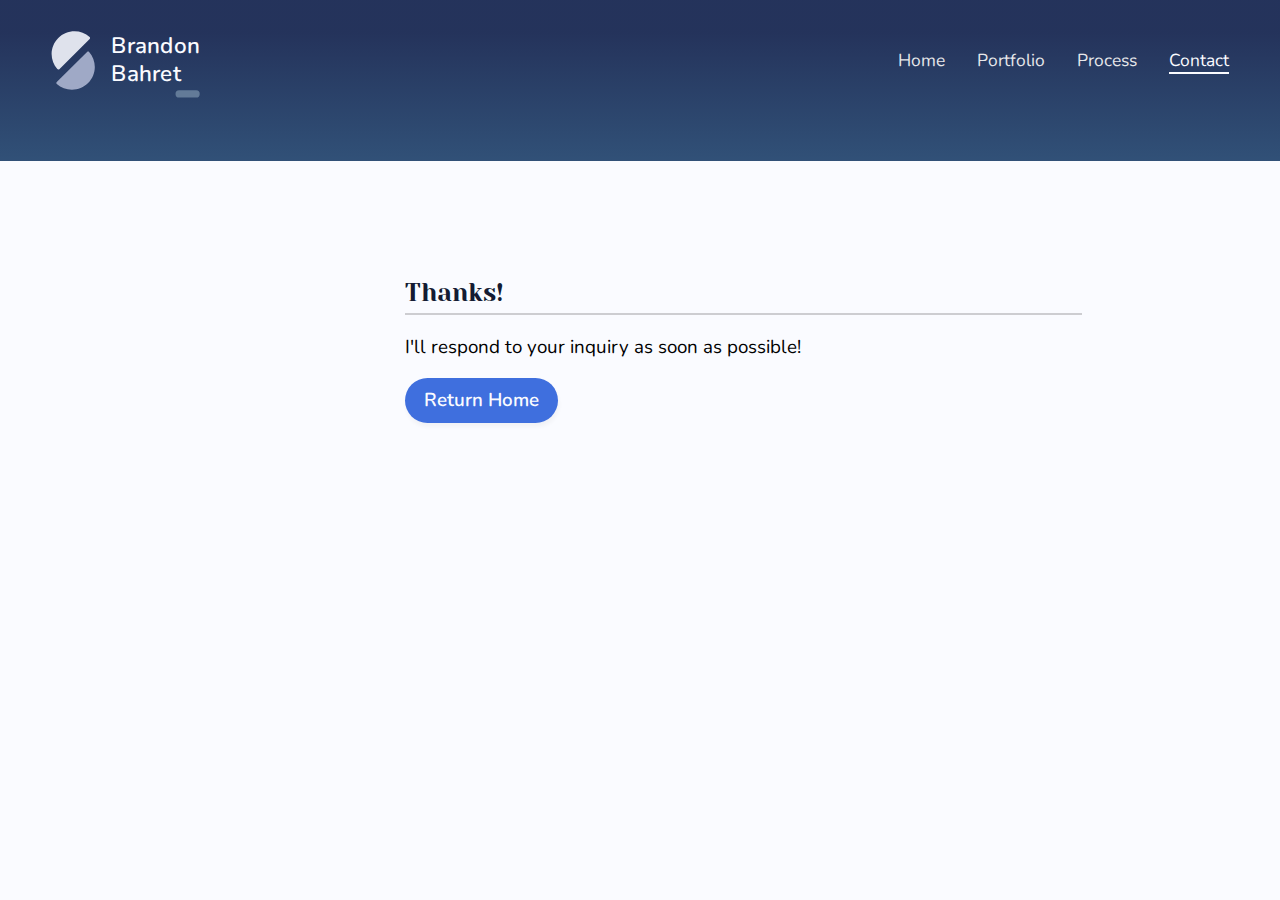
<file: thankyou.html>
<!DOCTYPE html>
<html lang="en" data-js-enabled="false">
    <head>
        <meta charset="UTF-8">
        <meta http-equiv="X-UA-Compatible" content="IE=edge">
        <meta name="viewport" content="width=device-width, initial-scale=1.0">
        <link rel="icon" type="image/x-icon" href="./assets/images/favicon.svg">

        <title>Thank You</title>
        <link rel="stylesheet" href="./css/main.css">
        <script src="./scripts/css-helpers.js" defer></script>
    </head>
    <body>
        <a class="content-skip" href="#main">skip to main content</a>

        <header class="heading-primary">
            <img class="logo-mark" src="./assets/images/logo.svg" alt="">
            <div class="logo-wordmark">
                <p>Brandon</p>
                <p>Bahret</p>
            </div>
            <img class="logo-anchor" src="./assets/images/logo-anchor.svg" alt="">

            <button class="menu-toggle" aria-controls="primary-navigation" aria-expanded="false"><span class="sr-only">menu</span></button>
            <nav data-visible="false" data-animate="false" class="primary-navigation">
                <ul>
                    <li><a aria-selected="false" href="index.html">Home</a></li>
                    <li><a aria-selected="false" href="index.html#portfolio">Portfolio</a></li>
                    <li><a aria-selected="false" href="process.html">Process</a></li>
                    <li><a aria-selected="true" href="contact.html">Contact</a></li>
                </ul>
            </nav>
        </header>

        <main id="main" class="main-content">
            <div class="container main-grid" style="--row-gap: 3rem;">
                <section class="article-segment-group">
                    <h2 class="section-heading">
                        <span class="section__title">Thanks!</span>
                    </h2>
                    <div class="article-segment">
                        <p>I'll respond to your inquiry as soon as possible!</p>
                        <p><a class="btn-pill" href="index.html">return home</a></p>
                    </div>
                </section>
            </div>
        </main>

    </body>
</html>
</file>
<file: css/main.css>
/* uses linear interpolation to scale font-sizes based on screen size. */
@import url("https://fonts.googleapis.com/css2?family=Abril+Fatface&family=Nunito:wght@200;400;900&family=Yeseva+One&display=swap");
:root {
  /*    colors    */
  --hsl-black: 0 0% 10%;
  --clr-black: hsl(var(--hsl-black));
  --clr-dark: hsl(226, 44%, 14%);
  --clr-grey: hsl(226, 30%, 28%);
  --clr-light-grey: hsl(226, 20%, 95%);
  --clr-white: hsl(224, 90%, 99%);
  --clr-soft-white: hsl(224, 10%, 91%);
  --clr-primary: hsl(224, 43%, 25%);
  --clr-accent: hsl(222, 71%, 56%);
  --clr-neutral: hsl(201, 40%, 89%);
  --clr-subtle-neutral: hsl(240, 20%, 98%);
  --clr-focus: hsl(222, 71%, 56%);
  --clr-error: hsl(0, 71%, 56%);
  --clr-on-primary--100: var(--clr-white);
  --clr-on-primary--200: var(--clr-soft-white);
  --clr-on-neutral--100: hsl(227 43% 10%);
  --clr-on-neutral--200: var(--clr-primary);
  --clr-logo-top: hsl(226, 25%, 90%);
  --clr-logo-bottom: hsl(227, 25%, 67%);
  /*    background properties    */
  --bg-grad-start: var(--clr-primary);
  --bg-grad-end: hsl(213, 42%, 33%);
  --bg-grad: linear-gradient(180deg, var(--bg-grad-start) 20%, var(--bg-grad-end) 100%);
  --bg-card: hsl(208, 5%, 99%);
  --bg-body: var(--clr-white);
  /*    shadow properties    */
  --shadow-300: 1px 4px 4px hsl(var(--hsl-black) / 0.04);
  --shadow-400: 2px 4px 6px -1px hsl(var(--hsl-black) / 0.23);
  --shadow-500: 4px 10px 10px -1px hsl(var(--hsl-black) / 0.3);
}

:root {
  /*    webkit scrollbar    */
  --scroll-width: 12px;
  --scroll-track: var(--clr-logo-top);
  --scroll-thumb: var(--clr-logo-bottom);
  /*    margins    */
  --margin: clamp(3rem, 4vw, 5rem);
  --margin-lg: min(calc(var(--margin) * 1.3), 7rem);
  --margin-md: min(calc(var(--margin) * 0.6), 2rem);
  --margin-sm: min(calc(var(--margin) * 0.455), 1.25rem);
  --margin-xs: min(calc(var(--margin) * 0.25), 0.68rem);
}

*,
*::before,
*::after {
  -webkit-box-sizing: border-box;
          box-sizing: border-box;
  padding: 0;
  margin: 0;
}

*:focus-visible {
  outline: 2px solid var(--clr-focus);
}

img, picture {
  display: block;
  max-width: 100%;
}

html, body {
  scroll-behavior: smooth;
  scroll-padding-top: 3rem;
  background-color: var(--bg-body);
}

body {
  min-height: 100vh;
  display: grid;
  grid-template-rows: -webkit-max-content 1fr -webkit-max-content;
  grid-template-rows: max-content 1fr max-content;
}

:root {
  /*    font sizes    */
  --fs-100: clamp(0.85rem, (0.85 * (1 - 1 * (var(--client-width) - 20) / 43) + 1 * (var(--client-width) - 20) / 43 * 1) * 1rem, 1rem);
  --fs-200: clamp(1rem, (1 * (1 - 1 * (var(--client-width) - 20) / 43) + 1.088 * (var(--client-width) - 20) / 43 * 1) * 1rem, 1.088rem);
  --fs-300: clamp(1rem, (1 * (1 - 0.4 * (var(--client-width) - 20) / 43) + 1.31 * (var(--client-width) - 20) / 43 * 0.4) * 1rem, 1.31rem);
  --fs-400: clamp(1.31rem, (1.31 * (1 - 0.6 * (var(--client-width) - 20) / 43) + 1.578 * (var(--client-width) - 20) / 43 * 0.6) * 1rem, 1.578rem);
  --fs-500: clamp(1.578rem, (1.578 * (1 - 1 * (var(--client-width) - 20) / 43) + 1.901 * (var(--client-width) - 20) / 43 * 1) * 1rem, 1.901rem);
  --fs-600: clamp(1.578rem, (1.578 * (1 - 1 * (var(--client-width) - 20) / 43) + 2.289 * (var(--client-width) - 20) / 43 * 1) * 1rem, 2.289rem);
  --fs-700: clamp(1.901rem, (1.901 * (1 - 1 * (var(--client-width) - 20) / 43) + 2.757 * (var(--client-width) - 20) / 43 * 1) * 1rem, 2.757rem);
  --fs-800: clamp(1.901rem, (1.901 * (1 - 1 * (var(--client-width) - 20) / 43) + 3.321 * (var(--client-width) - 20) / 43 * 1) * 1rem, 3.321rem);
  --fs-900: clamp(1.901rem, (1.901 * (1 - 1 * (var(--client-width) - 20) / 43) + 4 * (var(--client-width) - 20) / 43 * 1) * 1rem, 4rem);
  /*    font families   */
  --ff-serif: "Yeseva One", serif;
  --ff-sans: "Nunito", sans-serif;
  --ff-display: var(--ff-serif);
}

:root[data-js-enabled=false] {
  --fs-100: clamp(0.850rem, 1vw + 1rem, 1.000rem);
  --fs-200: clamp(1.000rem, 1vw + 1rem, 1.088rem);
  --fs-300: clamp(1.000rem, 1vw + 1rem, 1.310rem);
  --fs-400: clamp(1.310rem, 1vw + 1rem, 1.578rem);
  --fs-500: clamp(1.578rem, 3vw + 1rem, 1.901rem);
  --fs-600: clamp(1.578rem, 3vw + 1rem, 2.289rem);
  --fs-700: clamp(1.901rem, 3vw + 1rem, 2.757rem);
  --fs-800: clamp(1.901rem, 3vw + 1rem, 3.321rem);
  --fs-900: clamp(1.901rem, 3vw + 1rem, 4.000rem);
}

.fnt-sans {
  font-family: var(--ff-sans) !important;
}

.fnt-display {
  font-family: var(--ff-display) !important;
}

body {
  font-family: var(--ff-sans);
  font-style: normal;
  -webkit-font-smoothing: antialiased;
  text-rendering: optimizeLegibility;
  font-synthesis: none;
}

.smallcaps {
  text-transform: uppercase;
  font-variant: small-caps;
  font-weight: 600;
  font-size: 1.1em;
}

.uppercase {
  text-transform: uppercase;
}

.capitalize {
  text-transform: capitalize;
}

.text-align-left {
  text-align: left;
  -webkit-hyphens: manual;
      -ms-hyphens: manual;
          hyphens: manual;
}

.text-align-justify {
  text-align: justify;
  -webkit-hyphens: auto;
      -ms-hyphens: auto;
          hyphens: auto;
}

.indent {
  text-indent: var(--indent, 1rem);
}

ul[class~=indent] {
  text-indent: initial;
  margin-left: var(--indent, 1rem);
}

h1, h2, h3, h4, h5, h6 {
  font-family: var(--ff-display);
}

a {
  color: var(--clr-accent);
}

address {
  display: inline;
}

.article-segment-group {
  --col-gap: 0;
  max-width: 55em;
}

.article-segment {
  --col-gap: 0;
  max-width: 95%;
  font-size: var(--fs-300);
  text-align: justify;
  -moz-text-align-last: left;
       text-align-last: left;
  -webkit-hyphens: auto;
      -ms-hyphens: auto;
          hyphens: auto;
}

.article-segment em {
  font-weight: 600;
}

.article-segment :is(h1, h2, h3, h4, h5, h6) {
  text-align: left;
}

[class*=heading] + .article-segment {
  margin-top: var(--section-heading-gap, 1.15rem);
}

.article-segment + .article-segment {
  margin-top: var(--segment-gap, 2.3rem);
}

.article-segment :is(h1, h2, h3, h4, h5, h6, label) + p {
  margin-top: var(--segment-heading-gap, 0.5rem);
}

.article-segment p + p {
  margin-top: var(--segment-paragraph-gap, 1.15rem);
}

.col {
  display: -webkit-box;
  display: -ms-flexbox;
  display: flex;
  -webkit-box-orient: vertical;
  -webkit-box-direction: normal;
      -ms-flex-direction: column;
          flex-direction: column;
  gap: var(--col-gap, 1rem);
}

.row {
  display: -webkit-box;
  display: -ms-flexbox;
  display: flex;
  -webkit-box-orient: horizontal;
  -webkit-box-direction: normal;
      -ms-flex-direction: row;
          flex-direction: row;
  gap: var(--row-gap, 1rem);
}

.responsive-row {
  display: -webkit-box;
  display: -ms-flexbox;
  display: flex;
  -webkit-box-orient: vertical;
  -webkit-box-direction: normal;
      -ms-flex-direction: column;
          flex-direction: column;
  gap: var(--col-gap, 1rem);
  -ms-flex-line-pack: center;
      align-content: center;
}
@media (min-width: 41rem) {
  .responsive-row {
    display: -webkit-box;
    display: -ms-flexbox;
    display: flex;
    -webkit-box-orient: horizontal;
    -webkit-box-direction: normal;
        -ms-flex-direction: row;
            flex-direction: row;
    gap: var(--row-gap, 1rem);
  }
}

.responsive-col {
  display: -webkit-box;
  display: -ms-flexbox;
  display: flex;
  -webkit-box-orient: vertical;
  -webkit-box-direction: normal;
      -ms-flex-direction: column;
          flex-direction: column;
  gap: var(--col-gap, 1rem);
}
@media (min-width: 41rem) and (max-width: 63rem) {
  .responsive-col {
    display: -webkit-box;
    display: -ms-flexbox;
    display: flex;
    -webkit-box-orient: horizontal;
    -webkit-box-direction: normal;
        -ms-flex-direction: row;
            flex-direction: row;
    gap: var(--row-gap, 1rem);
  }
}

.wrap-avoid {
  display: inline-block;
}

@media (min-width: 41rem) {
  .phone-only {
    display: none !important;
  }
}

@media (max-width: 40.999rem) {
  .tablet-and-up {
    display: none !important;
  }
}

@media (max-width: 62.999rem) {
  .monitor-and-up {
    display: none !important;
  }
}

.bg-error {
  border: 3px solid var(--clr-error);
  border-radius: 4px;
}

.menu-toggle {
  display: none;
  z-index: 9000;
}

.primary-navigation {
  max-width: 100%;
  z-index: 8000;
}

.primary-navigation > ul {
  display: -webkit-box;
  display: -ms-flexbox;
  display: flex;
  -webkit-box-orient: horizontal;
  -webkit-box-direction: normal;
      -ms-flex-direction: row;
          flex-direction: row;
  -webkit-column-gap: 2em;
     -moz-column-gap: 2em;
          column-gap: 2em;
  height: 100%;
  -webkit-box-align: center;
      -ms-flex-align: center;
          align-items: center;
  -webkit-box-pack: end;
      -ms-flex-pack: end;
          justify-content: flex-end;
  list-style: none;
}

.primary-navigation a {
  border-bottom: transparent 2px solid;
  color: var(--clr-on-primary--200);
  font-size: var(--fs-200);
  text-decoration: none;
}

.primary-navigation a[aria-selected=false]:hover {
  border-bottom: var(--clr-on-primary--200) 2px solid;
}

.primary-navigation a[aria-selected=true] {
  border-bottom: var(--clr-on-primary--100) 2px solid;
  color: var(--clr-on-primary--100);
}

@media (max-width: 41rem) {
  .menu-toggle {
    position: absolute;
    top: 1.5rem;
    right: 1.5rem;
    z-index: 9999;
    display: initial;
    border: none;
    width: 2rem;
    aspect-ratio: 1;
    background-color: transparent;
    background-repeat: no-repeat;
    color: black;
    cursor: pointer;
  }
  .menu-toggle[aria-expanded=false] {
    background-image: url(/assets/images/menu.svg);
  }
  .menu-toggle[aria-expanded=true] {
    position: fixed;
    background-image: url(/assets/images/close.svg);
  }
  .primary-navigation {
    position: fixed;
    inset: 0 0 0 20%;
    padding: 20% 12.5%;
    background-color: var(--clr-dark);
    -webkit-box-shadow: -35px -16px 25px hsl(var(--hsl-black)/0.2);
            box-shadow: -35px -16px 25px hsl(var(--hsl-black)/0.2);
  }
  .primary-navigation[data-animate=true] {
    -webkit-transition: opacity 300ms ease, -webkit-transform 350ms ease;
    transition: opacity 300ms ease, -webkit-transform 350ms ease;
    transition: transform 350ms ease, opacity 300ms ease;
    transition: transform 350ms ease, opacity 300ms ease, -webkit-transform 350ms ease;
  }
  .primary-navigation[data-visible=false] {
    -webkit-transform: translateX(100%);
            transform: translateX(100%);
    opacity: 0;
  }
  .primary-navigation[data-visible=true] {
    -webkit-transform: translateX(0);
            transform: translateX(0);
    opacity: 1;
  }
  .primary-navigation > ul {
    -webkit-box-orient: vertical;
    -webkit-box-direction: normal;
        -ms-flex-direction: column;
            flex-direction: column;
    -webkit-box-pack: start;
        -ms-flex-pack: start;
            justify-content: flex-start;
    -webkit-box-align: start;
        -ms-flex-align: start;
            align-items: flex-start;
    row-gap: 2em;
    width: 100%;
    height: 100%;
  }
  .primary-navigation a {
    font-size: var(--fs-500);
  }
}
:root {
  --heading-badge-width: clamp(11.5rem, (11.5 * (1 - 0.5 * (var(--client-width) - 20) / 43) + 16 * (var(--client-width) - 20) / 43 * 0.5) * 1rem, 16rem);
  --fs-heading-badge: clamp(1rem, (1 * (1 - 0.5 * (var(--client-width) - 20) / 43) + 1.44 * (var(--client-width) - 20) / 43 * 0.5) * 1rem, 1.44rem);
}

:root[data-js-enabled=false] {
  --heading-badge-width: clamp(11.5rem, 20vw + 1rem, 16rem);
  --fs-heading-badge: clamp(1.000rem, 0.5vw + 1rem, 1.44rem);
}

.heading-badge {
  display: -webkit-box;
  display: -ms-flexbox;
  display: flex;
  -webkit-box-orient: vertical;
  -webkit-box-direction: normal;
      -ms-flex-direction: column;
          flex-direction: column;
  gap: 0.5rem;
  -webkit-box-pack: justify;
      -ms-flex-pack: justify;
          justify-content: space-between;
  -webkit-box-align: center;
      -ms-flex-align: center;
          align-items: center;
  padding: var(--margin-sm) var(--margin-xs) var(--margin-xs);
  max-width: var(--heading-badge-width);
  min-width: 11.5rem;
  aspect-ratio: 1/0.9;
  border-bottom: var(--clr-accent) solid 5px;
  border-radius: 4px;
  background-color: var(--bg-card);
  color: var(--clr-on-neutral--100);
  -webkit-box-shadow: var(--shadow-500);
          box-shadow: var(--shadow-500);
  font-size: var(--fs-heading-badge);
  text-align: center;
}

.heading-badge__title {
  font-size: var(--fs-400);
}

.heading-badge em {
  font-style: normal;
  color: var(--clr-accent);
}

:root {
  --side-heading-width: clamp(10rem, (10 * (1 - 0.6 * (var(--client-width) - 20) / 43) + 13.5 * (var(--client-width) - 20) / 43 * 0.6) * 1rem, 13.5rem);
}

:root[data-js-enabled=false] {
  --side-heading-width: clamp(10rem, 20vw + 1rem, 13.5rem);
}

.container {
  max-width: max(65rem, 85vw);
  -webkit-box-flex: 1;
      -ms-flex: 1 0;
          flex: 1 0;
  padding-inline: var(--margin-md);
}
@media (min-width: 41rem) {
  .container {
    padding-inline: var(--margin);
  }
}

.main-content {
  display: -webkit-box;
  display: -ms-flexbox;
  display: flex;
  -webkit-box-pack: center;
      -ms-flex-pack: center;
          justify-content: center;
}

.main-grid {
  display: grid;
  grid-template-columns: 1fr;
  grid-auto-rows: -webkit-max-content;
  grid-auto-rows: max-content;
  padding-block: var(--margin) calc(var(--margin) * 2);
  row-gap: var(--row-gap, var(--margin-lg));
}
.main-grid section {
  width: 100%;
}
@media (min-width: 63rem) {
  .main-grid {
    grid-template-columns: var(--side-heading-width) 1fr;
  }
  .main-grid [class*=side-] {
    grid-column: 1/span 1;
  }
  .main-grid section {
    grid-column: 2/span 1;
    width: initial;
    margin-inline: var(--margin) var(--margin);
  }
}
@media (min-width: 108rem) {
  .main-grid {
    grid-template-columns: var(--side-heading-width) 1fr;
  }
  .main-grid section {
    margin-inline: var(--margin-lg) var(--margin-lg);
  }
}

:root {
  --logo-mark-width: clamp(2.289rem, (2.289 * (1 - 1 * (var(--client-width) - 20) / 43) + 2.757 * (var(--client-width) - 20) / 43 * 1) * 1rem, 2.757rem);
  --logo-anchor-width: clamp(1.27rem, (1.27 * (1 - 1 * (var(--client-width) - 20) / 43) + 1.55 * (var(--client-width) - 20) / 43 * 1) * 1rem, 1.55rem);
  --fs-wordmark: clamp(1.2rem, (1.2 * (1 - 1 * (var(--client-width) - 20) / 43) + 1.4 * (var(--client-width) - 20) / 43 * 1) * 1rem, 1.4rem);
}

:root[data-js-enabled=false] {
  --logo-mark-width: clamp(2.289rem, 5vw + 1rem, 2.757rem);
  --logo-anchor-width: clamp(1.27rem, 1vw + 1rem, 1.55rem);
  --fs-wordmark: clamp(1.2rem, 1vw + 1rem, 1.4rem);
}

.heading-primary {
  padding: var(--margin-md) var(--margin);
  background-color: var(--bg-grad-start);
  background-image: var(--bg-grad);
  color: var(--clr-on-primary--100);
  display: grid;
  grid-template-columns: -webkit-max-content 1rem -webkit-min-content 1fr;
  grid-template-columns: max-content 1rem min-content 1fr;
  grid-template-rows: -webkit-min-content -webkit-min-content 2rem 1fr;
  grid-template-rows: min-content min-content 2rem 1fr;
  grid-template-areas: "l . w n" ". . a ." ". . . ." "i i i i";
}
@media (min-width: 41rem) {
  .heading-primary {
    margin-bottom: 2rem;
    grid-template-columns: -webkit-max-content 1em -webkit-min-content repeat(3, 1fr) 7% 2fr;
    grid-template-columns: max-content 1em min-content repeat(3, 1fr) 7% 2fr;
    grid-template-rows: -webkit-min-content -webkit-min-content 2rem 1fr -webkit-min-content;
    grid-template-rows: min-content min-content 2rem 1fr min-content;
    grid-template-areas: "l . w n n n n n" ". . a . . . . ." ". . . . . . . ." ". . . . . . . ." "i i i i i i . b";
  }
}
@media (min-width: 63rem) {
  .heading-primary {
    margin-bottom: 4rem;
    grid-template-areas: "l . w n n n n n" ". . a . . . . ." ". . . . . . . ." ". . . . . . . ." ". . i i i i . b";
  }
}

.logo-mark {
  grid-area: l;
  width: var(--logo-mark-width);
}

.logo-wordmark {
  grid-area: w;
  display: -webkit-box;
  display: -ms-flexbox;
  display: flex;
  -webkit-box-orient: vertical;
  -webkit-box-direction: normal;
      -ms-flex-direction: column;
          flex-direction: column;
  align-self: center;
  font-variation-settings: "wght" 600;
  font-size: var(--fs-wordmark);
  line-height: 125%;
  letter-spacing: 0.25px;
}

.logo-anchor {
  grid-area: a;
  justify-self: end;
  width: var(--logo-anchor-width);
}

.primary-navigation {
  --clr-focus: var(--clr-on-primary--100);
  grid-area: n;
}

.header__title {
  font-size: var(--fs-700);
  letter-spacing: -1px;
}

.header__desc {
  grid-area: i;
  display: -webkit-box;
  display: -ms-flexbox;
  display: flex;
  -webkit-box-orient: vertical;
  -webkit-box-direction: normal;
      -ms-flex-direction: column;
          flex-direction: column;
  row-gap: 0.3em;
  max-width: 30em;
  align-self: center;
  color: var(--clr-on-primary--200);
  font-size: var(--fs-300);
}

.heading-badge {
  grid-area: b;
  display: none;
}
@media (min-width: 41rem) {
  .heading-badge {
    display: -webkit-box;
    display: -ms-flexbox;
    display: flex;
    justify-self: end;
  }
}
@media (min-width: 63rem) {
  .heading-badge {
    -webkit-transform: translate(-0.5rem, calc(15% + var(--margin-md)));
            transform: translate(-0.5rem, calc(15% + var(--margin-md)));
  }
}

.footer {
  --clr-focus: var(--clr-on-primary--100);
  display: grid;
  -webkit-box-sizing: content-box;
          box-sizing: content-box;
  row-gap: 1.25rem;
  grid-template-areas: "d" "c";
  max-height: 20rem;
  -webkit-box-pack: justify;
      -ms-flex-pack: justify;
          justify-content: space-between;
  padding-block: var(--margin) var(--margin-md);
  padding-inline: var(--margin);
  -webkit-box-shadow: 0 76px 44px -40px hsl(var(--hsl-black)/0.25) inset;
          box-shadow: 0 76px 44px -40px hsl(var(--hsl-black)/0.25) inset;
  background-color: var(--bg-grad-start);
  background-image: var(--bg-grad);
}
@media (min-width: 41rem) {
  .footer {
    -webkit-clip-path: polygon(0px 0px, 100% 9%, 100% 101%, 0px 101%);
            clip-path: polygon(0px 0px, 100% 9%, 100% 101%, 0px 101%);
    overflow: hidden;
    grid-template-columns: 4fr 1fr;
    grid-template-areas: ". w" "d w" "c w" ". w";
  }
}

.footer__title {
  color: var(--clr-on-primary--100);
  font-size: var(--fs-400);
}

.footer__desc {
  grid-area: d;
  display: -webkit-box;
  display: -ms-flexbox;
  display: flex;
  -webkit-box-orient: vertical;
  -webkit-box-direction: normal;
      -ms-flex-direction: column;
          flex-direction: column;
  gap: 0.25rem;
  max-width: 25em;
  color: var(--clr-on-primary--200);
  font-size: var(--fs-400);
}

.footer .footer__cta {
  grid-area: c;
  font-size: var(--fs-200);
}

.watermark {
  grid-area: w;
  display: none;
}
@media (min-width: 41rem) {
  .watermark {
    display: -webkit-box;
    display: -ms-flexbox;
    display: flex;
    justify-self: end;
    max-width: 17rem;
    max-height: 17rem;
    -webkit-transform: scale(2) translateX(10%);
            transform: scale(2) translateX(10%);
  }
}

.subfooter {
  --clr-focus: var(--clr-on-primary--100);
  display: -webkit-box;
  display: -ms-flexbox;
  display: flex;
  -webkit-box-pack: justify;
      -ms-flex-pack: justify;
          justify-content: space-between;
  padding: 0.75rem var(--margin-md);
  background-color: var(--clr-dark);
  color: var(--clr-neutral);
  font-size: var(--fs-100);
}

.subfooter__links {
  display: -webkit-box;
  display: -ms-flexbox;
  display: flex;
  gap: 2em;
}

.subfooter__links a {
  color: inherit;
}

::-webkit-scrollbar {
  width: var(--scroll-width);
  height: var(--scroll-width);
  background-color: var(--scroll-track);
}

::-webkit-scrollbar-track {
  margin-block: 4px;
  background-color: var(--scroll-track);
}

::-webkit-scrollbar-thumb {
  border: solid calc(var(--scroll-width) * 0.1875) var(--scroll-track);
  border-radius: 100vmax;
  background-color: var(--scroll-thumb);
}

::-webkit-scrollbar-corner {
  background-color: var(--scroll-track);
  border: 0;
}

[class*=btn-] {
  display: inline-block;
  border: 0;
  font-size: var(--fs-100);
  font-variation-settings: "wght" 610;
  text-transform: capitalize;
  text-decoration: none;
}

[class*=btn-]:hover,
[class*=btn-]:focus {
  -webkit-filter: grayscale(0.15);
          filter: grayscale(0.15);
}

.btn-flat {
  padding: 0.35em 0.8em;
  border-radius: 4px;
  background-color: var(--clr-neutral);
  color: var(--clr-on-neutral);
  -webkit-box-shadow: var(--shadow-300);
          box-shadow: var(--shadow-300);
  -webkit-transition: -webkit-transform 250ms ease, -webkit-box-shadow 300ms ease;
  transition: -webkit-transform 250ms ease, -webkit-box-shadow 300ms ease;
  transition: transform 250ms ease, box-shadow 300ms ease;
  transition: transform 250ms ease, box-shadow 300ms ease, -webkit-transform 250ms ease, -webkit-box-shadow 300ms ease;
}

.btn-flat:hover,
.btn-flat:focus-visible {
  -webkit-box-shadow: var(--shadow-400);
          box-shadow: var(--shadow-400);
  -webkit-transform: scale(1.05);
          transform: scale(1.05);
}

.btn-pill {
  display: -webkit-box;
  display: -ms-flexbox;
  display: flex;
  -webkit-box-align: center;
      -ms-flex-align: center;
          align-items: center;
  gap: 0.5em;
  max-width: -webkit-max-content;
  max-width: -moz-max-content;
  max-width: max-content;
  padding: 0.5em 1em;
  border-radius: 50vmax;
  background-color: var(--clr-accent);
  color: var(--clr-on-primary--100);
  -webkit-box-shadow: var(--shadow-300);
          box-shadow: var(--shadow-300);
  font-size: inherit;
}

.btn-pill > img {
  max-height: 1.2em;
}

.side-heading::before {
  position: absolute;
  inset: 0;
  content: "";
  background: var(--clr-light-grey);
  -webkit-box-shadow: var(--shadow-400);
          box-shadow: var(--shadow-400);
  -webkit-transform: skew(0, 1.5deg);
          transform: skew(0, 1.5deg);
  z-index: -1;
}

.side-heading::after {
  position: absolute;
  inset: 0 2.5%;
  content: "";
  background: var(--clr-grey);
  -webkit-box-shadow: var(--shadow-400);
          box-shadow: var(--shadow-400);
  -webkit-transform: skew(0, -1.5deg);
          transform: skew(0, -1.5deg);
  z-index: -2;
}

.side-heading {
  position: relative;
  isolation: isolate;
  display: -webkit-box;
  display: -ms-flexbox;
  display: flex;
  -webkit-box-orient: vertical;
  -webkit-box-direction: normal;
      -ms-flex-direction: column;
          flex-direction: column;
  gap: 0.2rem;
  max-width: 100%;
  height: -webkit-min-content;
  height: -moz-min-content;
  height: min-content;
  padding-block: 3% min(3rem, 10%);
  padding-inline: 8%;
  color: var(--clr-dark);
  font-family: var(--ff-display);
  font-size: var(--fs-400);
}
@media (max-width: 62.999rem) {
  .side-heading {
    display: none !important;
  }
}

.side-heading__title {
  font-family: var(--ff-sans);
  font-size: var(--fs-200);
  font-weight: 500;
}

.side-heading > img {
  position: relative;
  left: -0.5rem;
  bottom: -0.25rem;
  max-width: 25%;
}

.section-heading {
  display: block;
  color: var(--clr-grey);
  text-transform: lowercase;
  font-family: var(--ff-sans);
  font-size: var(--fs-400);
  font-weight: 400;
}

.section-heading::first-letter {
  text-transform: uppercase;
}

.section-heading::after {
  content: "";
  display: block;
  width: 100%;
  height: 2px;
  margin-top: 0.2rem;
  background-color: hsl(var(--hsl-black)/0.2);
}

.section__title {
  color: var(--clr-dark);
  font-family: var(--ff-display);
  font-weight: 900;
}

.service-card {
  --clr-focus: var(--clr-on-primary--100);
  display: -webkit-box;
  display: -ms-flexbox;
  display: flex;
  -webkit-box-orient: horizontal;
  -webkit-box-direction: normal;
      -ms-flex-direction: row;
          flex-direction: row;
  -webkit-box-align: center;
      -ms-flex-align: center;
          align-items: center;
  padding-block: 1rem;
  padding-inline: 1rem 1.5rem;
  gap: 1.15rem;
  background-color: var(--clr-grey);
  -webkit-box-shadow: var(--shadow-400);
          box-shadow: var(--shadow-400);
  border-radius: 6px;
  text-decoration: none;
}

.service__icon > img {
  width: 75%;
}

.service__icon {
  display: grid;
  place-items: center;
  width: clamp(3rem, 23%, 4rem);
  aspect-ratio: 1;
  background-color: var(--clr-neutral);
  border-radius: 50vmax;
}

.service__title {
  font-family: var(--ff-serif);
  font-size: var(--fs-400);
  text-transform: capitalize;
  color: var(--clr-on-primary--100);
}

.service__desc {
  font-size: var(--fs-200);
  color: var(--clr-on-primary--200);
}

@media (min-width: 41rem) {
  .service-card {
    display: -webkit-box;
    display: -ms-flexbox;
    display: flex;
    -webkit-box-orient: vertical;
    -webkit-box-direction: normal;
        -ms-flex-direction: column;
            flex-direction: column;
    -webkit-box-pack: justify;
        -ms-flex-pack: justify;
            justify-content: space-between;
    -webkit-box-align: center;
        -ms-flex-align: center;
            align-items: center;
    text-align: center;
    padding-inline: 1.15rem;
    padding-block: 0 1.25rem;
    gap: 0;
    width: 100%;
    max-width: 15.5rem;
    aspect-ratio: 0.875;
  }
  .service__icon {
    padding: 2.5%;
    width: clamp(3.5rem, 35%, 4.5rem);
    -webkit-transform: translateY(-50%);
            transform: translateY(-50%);
  }
  .service__title {
    font-size: var(--fs-500);
  }
  .service__desc {
    display: -webkit-box;
    display: -ms-flexbox;
    display: flex;
    -webkit-box-orient: vertical;
    -webkit-box-direction: normal;
        -ms-flex-direction: column;
            flex-direction: column;
    -webkit-box-flex: 1;
        -ms-flex-positive: 1;
            flex-grow: 1;
    gap: 0.75rem;
    font-size: var(--fs-300);
    -webkit-transform: translateY(-0.5rem);
            transform: translateY(-0.5rem);
  }
  .service-card .btn-flat {
    margin-top: 0.5rem;
  }
}
.project-card {
  display: grid;
  -webkit-box-align: center;
      -ms-flex-align: center;
          align-items: center;
  gap: 1.25rem;
  max-width: 25rem;
  margin-inline: auto;
  grid-template-areas: "i" "d" "a";
}
@media (min-width: 41rem) {
  .project-card {
    max-width: 50rem;
    margin-inline: 0;
    grid-template-columns: 2fr 3fr;
    grid-template-areas: "i d" "i a";
  }
}

.project__img {
  grid-area: i;
  width: 100%;
  border-bottom: 6px solid var(--clr-neutral);
  border-radius: 6px;
  -webkit-box-shadow: var(--shadow-400);
          box-shadow: var(--shadow-400);
}

.project__desc {
  grid-area: d;
  display: -webkit-box;
  display: -ms-flexbox;
  display: flex;
  -webkit-box-orient: vertical;
  -webkit-box-direction: normal;
      -ms-flex-direction: column;
          flex-direction: column;
  gap: 0.25rem;
  font-size: var(--fs-300);
}

.project__actions {
  grid-area: a;
}

.accordion {
  max-width: 95%;
  font-family: var(--ff-sans);
  font-size: var(--fs-300);
}

.accordion-item .ai-hint {
  border: 2px solid var(--clr-neutral);
  border-radius: 4px;
  background-color: var(--clr-subtle-neutral);
  cursor: pointer;
  display: -webkit-box;
  display: -ms-flexbox;
  display: flex;
  -webkit-box-orient: horizontal;
  -webkit-box-direction: normal;
      -ms-flex-direction: row;
          flex-direction: row;
  -webkit-box-align: center;
      -ms-flex-align: center;
          align-items: center;
  -webkit-box-pack: justify;
      -ms-flex-pack: justify;
          justify-content: space-between;
}
.accordion-item .ai-hint:hover, .accordion-item .ai-hint:focus {
  background-color: var(--clr-light-grey);
}
.accordion-item .ai-hint > p {
  -webkit-box-flex: 1;
      -ms-flex-positive: 1;
          flex-grow: 1;
  padding: 0.5rem;
  border-right: 2px solid var(--clr-neutral);
}
.accordion-item .ai-hint::after {
  padding: 0.35rem;
  display: block;
  width: -webkit-min-content;
  width: -moz-min-content;
  width: min-content;
  line-height: 0;
  content: url(/assets/images/arrow-up.svg);
  -webkit-transition: -webkit-transform 100ms ease-in-out;
  transition: -webkit-transform 100ms ease-in-out;
  transition: transform 100ms ease-in-out;
  transition: transform 100ms ease-in-out, -webkit-transform 100ms ease-in-out;
}
.accordion-item .ai-reveal {
  border: 2px solid var(--clr-neutral);
  border-radius: 4px;
  background-color: var(--clr-subtle-neutral);
  padding: 1rem;
  border-radius: 0 0 4px 4px;
}
.accordion-item .ai-reveal > p {
  max-width: 35rem;
}

.accordion-item[aria-expanded=false] .ai-hint::after {
  -webkit-transform: rotate(180deg);
          transform: rotate(180deg);
}
.accordion-item[aria-expanded=false] .ai-reveal {
  display: none;
}

.accordion-item[aria-expanded=true] .ai-hint,
:root[data-js-enabled=false] .ai-hint {
  border-radius: 4px 4px 0 0;
  border-bottom: 0;
  background-color: var(--clr-light-grey);
}
.accordion-item[aria-expanded=true] .ai-reveal,
:root[data-js-enabled=false] .ai-reveal {
  display: block;
}

[class*=heading] + .accordion {
  margin-top: var(--section-heading-gap, 1.15rem);
  max-width: min(55em, 100%);
}

.accordion + .accordion {
  margin-top: var(--accordion-gap, 3rem);
}

.accordion-item + .accordion-item {
  margin-top: var(--item-gap, 0.7rem);
}

.sr-only {
  position: absolute;
  width: 1px;
  height: 1px;
  padding: 0;
  margin: -1px;
  border: 0;
  overflow: hidden;
  white-space: nowrap;
  clip: rect(0, 0, 0, 0);
}

.content-skip {
  position: absolute;
  width: 1px;
  height: 1px;
  padding: 0;
  margin: -1px;
  border: 0;
  overflow: hidden;
  white-space: nowrap;
  clip: rect(0, 0, 0, 0);
  -webkit-transform: translateX(50%) translateY(-100%);
          transform: translateX(50%) translateY(-100%);
  -webkit-transition: -webkit-transform 250ms cubic-bezier(0.86, -0.51, 0, 1.29);
  transition: -webkit-transform 250ms cubic-bezier(0.86, -0.51, 0, 1.29);
  transition: transform 250ms cubic-bezier(0.86, -0.51, 0, 1.29);
  transition: transform 250ms cubic-bezier(0.86, -0.51, 0, 1.29), -webkit-transform 250ms cubic-bezier(0.86, -0.51, 0, 1.29);
}

.content-skip:focus-visible {
  position: initial;
  width: unset;
  height: unset;
  padding: initial;
  margin: unset;
  border: initial;
  overflow: initial;
  white-space: initial;
  clip: unset;
  position: absolute;
  top: 0;
  right: 50%;
  -webkit-transform: translateX(50%) translateY(0);
          transform: translateX(50%) translateY(0);
  z-index: 9999;
  outline: 0;
  display: grid;
  place-items: center;
  padding: 1.5rem;
  width: -webkit-max-content;
  width: -moz-max-content;
  width: max-content;
  background-color: var(--bg-card);
  border: 2px solid var(--clr-accent);
  font-size: 1.2rem;
}

.services {
  display: -webkit-box;
  display: -ms-flexbox;
  display: flex;
  -webkit-box-orient: vertical;
  -webkit-box-direction: normal;
      -ms-flex-direction: column;
          flex-direction: column;
  -webkit-box-pack: center;
      -ms-flex-pack: center;
          justify-content: center;
  -webkit-box-flex: 1;
      -ms-flex-positive: 1;
          flex-grow: 1;
  gap: clamp(0.5rem, 2vw, 5rem);
}
@media (min-width: 41rem) {
  .services {
    -webkit-box-orient: horizontal;
    -webkit-box-direction: normal;
        -ms-flex-direction: row;
            flex-direction: row;
  }
}

.projects {
  --col-gap: var(--margin-lg);
  -webkit-box-align: center;
      -ms-flex-align: center;
          align-items: center;
}

@media (min-width: 63rem) {
  .services {
    -webkit-box-pack: start;
        -ms-flex-pack: start;
            justify-content: flex-start;
  }
  .projects {
    -webkit-box-align: start;
        -ms-flex-align: start;
            align-items: flex-start;
  }
}
.section-icon > img {
  max-width: 85%;
  max-height: 60%;
  padding: 0 15%;
}

.section-icon {
  align-self: start;
  -webkit-transform: translateY(-25%);
          transform: translateY(-25%);
  display: grid;
  place-items: center;
  min-width: 4rem;
  aspect-ratio: 1;
  border-radius: 50%;
  background-color: var(--clr-neutral);
}

.form {
  --form-group-gap: clamp(1rem, 1vw, 1.5rem);
  --form-heading-gap: 1.15rem;
  --form-label-gap: 0.5rem;
  display: -webkit-box;
  display: -ms-flexbox;
  display: flex;
  -webkit-box-orient: vertical;
  -webkit-box-direction: normal;
      -ms-flex-direction: column;
          flex-direction: column;
  gap: var(--form-group-gap);
}

[class*=heading] + .form {
  margin-top: var(--form-heading-gap);
}

.form .responsive-row {
  --row-gap: var(--form-group-gap);
  --col-gap: var(--form-group-gap);
}

.form-group {
  position: relative;
  display: -webkit-box;
  display: -ms-flexbox;
  display: flex;
  -webkit-box-orient: vertical;
  -webkit-box-direction: normal;
      -ms-flex-direction: column;
          flex-direction: column;
  row-gap: var(--form-label-gap);
  -webkit-box-flex: 1;
      -ms-flex-positive: 1;
          flex-grow: 1;
  font-family: var(--ff-sans);
  font-size: 1rem;
}
.form-group label {
  font-size: var(--fs-300);
  font-family: var(--ff-display);
}

.form-group[class*=inline-label] {
  -webkit-box-orient: horizontal;
  -webkit-box-direction: normal;
      -ms-flex-direction: row;
          flex-direction: row;
  gap: 0.75rem;
}
.form-group[class*=inline-label] label {
  -ms-flex-item-align: center;
      align-self: center;
}
@media (max-width: 41rem) {
  .form-group[class*=inline-label] label {
    width: 3rem;
    text-align: end;
  }
}

textarea, input, .pseudo-form-element {
  border: 2px solid var(--clr-neutral);
  border-radius: 4px;
  background-color: var(--clr-subtle-neutral);
  -webkit-box-flex: 1;
      -ms-flex-positive: 1;
          flex-grow: 1;
  resize: vertical;
  padding: 0.75rem 1rem;
  font-family: inherit;
  font-size: inherit;
}

@media (min-width: 63rem) {
  .qna {
    position: relative;
    z-index: 0;
    --border-effect-top: 2.75rem;
    --border-effect-right: 5.0rem;
    margin: var(--border-effect-top) var(--border-effect-right) 0 0;
    padding: 1.5rem 1.5rem 0 0;
    max-width: 55em;
  }
  .qna::before {
    content: "";
    position: absolute;
    z-index: -1;
    inset: 0;
    background: var(--bg-body);
  }
  .qna::after {
    content: "";
    position: absolute;
    z-index: -2;
    inset: calc(-1 * var(--border-effect-top)) calc(-1 * var(--border-effect-right)) var(--border-effect-top) 2rem;
    height: 20rem;
    background-image: url(/assets/images/vector-pattern.svg);
    background-repeat: space;
  }
}
</file>
